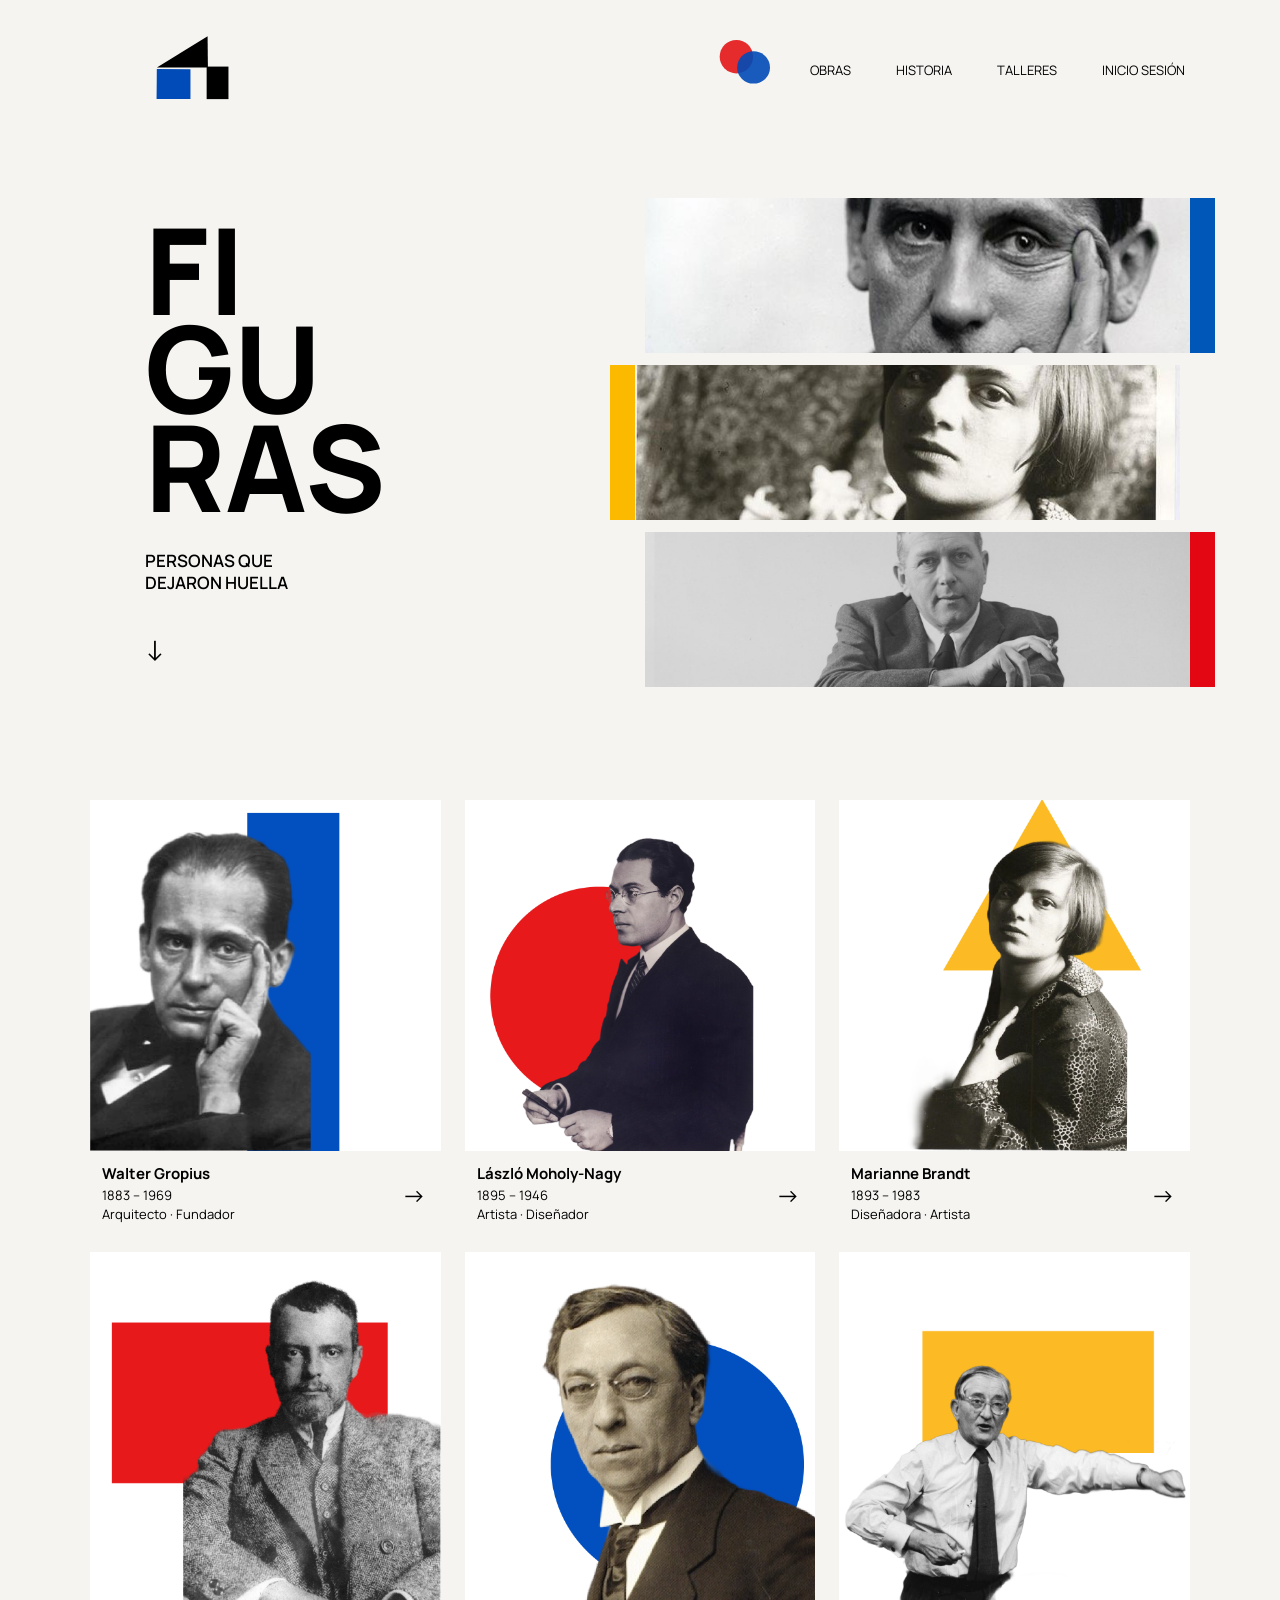
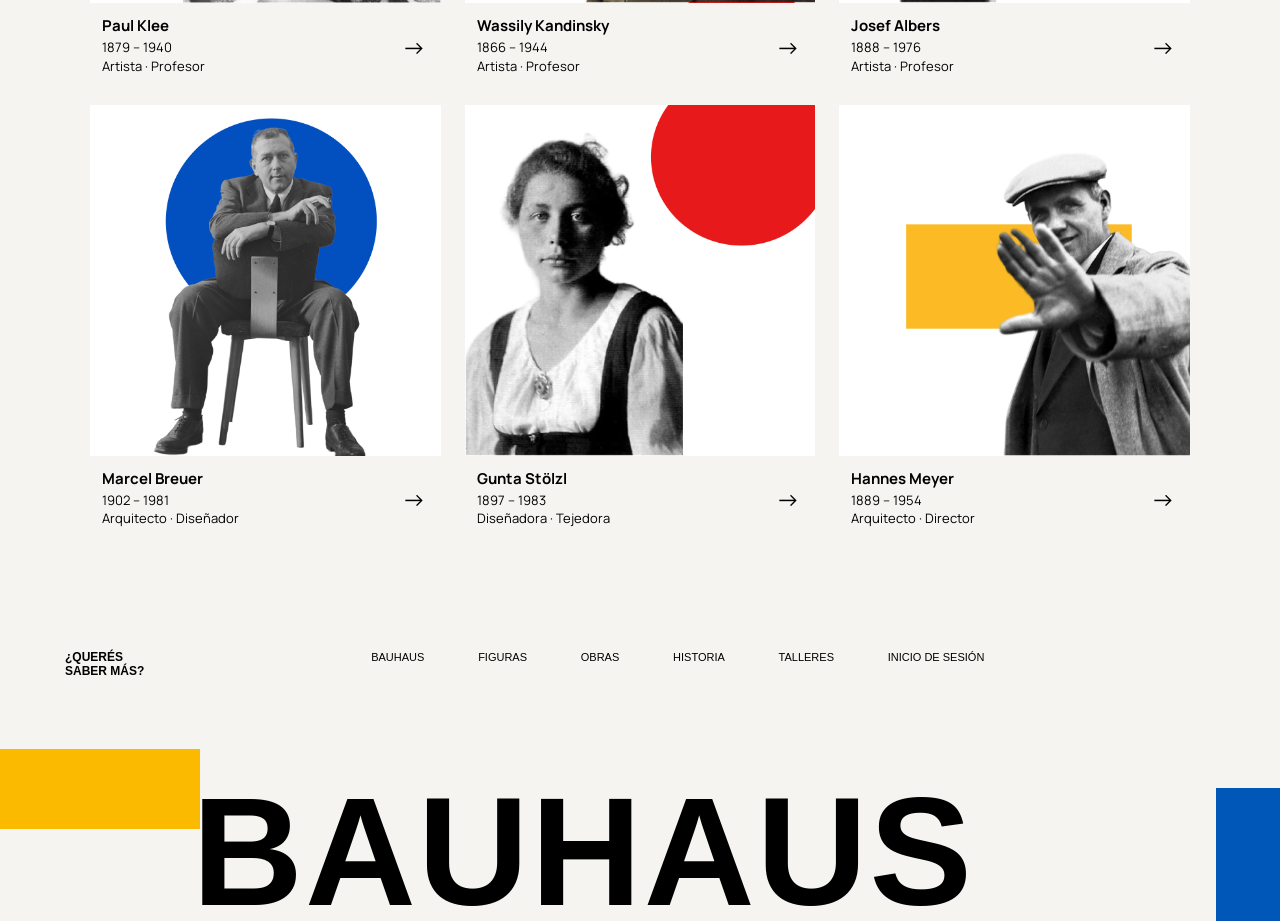
<file: BAUHAUS/sitio/subpaginas/figuras.html>
<!DOCTYPE html>
<html lang="es">

<head>

    <meta charset="UTF-8">
    <meta name="viewport" content="width=device-width, initial-scale=1.0">

    <title>Figuras | Bauhaus</title>

    <link rel="preconnect" href="https://fonts.googleapis.com">
<link rel="preconnect" href="https://fonts.gstatic.com" crossorigin>
<link href="https://fonts.googleapis.com/css2?family=Manrope:wght@400;500;600;700;800&display=swap" rel="stylesheet">
    <link rel="stylesheet" href="../css/style.css">

</head>

<body>
<header class="header">
<a href="../index.html" >
    <img class="logo" src="../imagenes/icono bauhaus principal.svg"  alt="Bauhaus">
 </a>

    <nav class="menu">
        <a class="menu-icono">
    <img src="../imagenes/icono bauhaus figuras.svg" alt="Figuras">
</a>
        <a href="obras.html">OBRAS</a>
        <a href="historia.html">HISTORIA</a>
        <a href="talleres.html">TALLERES</a>
        <a href="login.html">INICIO SESIÓN</a>
    </nav>

</header>
<section class="hero-figuras">

    <div class="hero-figuras-texto">

        <h1>
            FI<br>
            GU<br>
            RAS
        </h1>

        <p>
            PERSONAS QUE<br>
            DEJARON HUELLA
        </p>

        <span class="flecha-figuras">↓</span>

    </div>


    <div class="hero-figuras-fotos">

        <div class="figura-foto figura-azul">
            <img src="../imagenes/Walter Gropius.jpeg" alt="">
        </div>

        <div class="figura-foto figura-amarilla">
            <img src="../imagenes/Marianne Brandt.jpeg" alt="">
        </div>

        <div class="figura-foto figura-roja">
            <img src="../imagenes/Marcer Breuer.jpeg" alt="">
        </div>

    </div>

</section>
<section class="figuras-grid">

    <!-- WALTER GROPIUS -->

    <article class="tarjeta-figura">

    <div class="tarjeta-inner">

        <!-- FRENTE -->
        <div class="tarjeta-front">

            <div class="tarjeta-imagen">
                <img src="../imagenes/Figuras editado-01.png" alt="Walter Gropius">
            </div>

            <div class="tarjeta-info">
                <h3>Walter Gropius</h3>
                <p>1883 – 1969</p>
                <p>Arquitecto · Fundador</p>
                <span class="flecha-tarjeta">→</span>
            </div>

        </div>

        <!-- DORSO -->
        <div class="tarjeta-back">

    <div class="info-back-imagen">
        <img src="../imagenes/Figuras editado-01.png" alt="Walter Gropius">
    </div>

    <div class="info-back-contenido">

        <span class="cerrar-tarjeta">×</span>

        <h2>WALTER GROPIUS</h2>

        <p class="datos-back">1883 – 1969</p>

        <p class="profesion-back">Arquitecto · Fundador</p>

        <p class="descripcion-back">
            Walter Gropius fue un arquitecto alemán y fundador de la Bauhaus. En 1919 creó la escuela con el propósito de unir arte, artesanía, tecnología y diseño. Su visión buscaba crear una nueva estética para un mundo moderno y funcional.
        </p>

        <div class="linea-back"></div>

        <h4>APORTES PRINCIPALES</h4>

        <ul>
            <li>Fundación de la Bauhaus en 1919</li>
            <li>Integración entre arte, técnica y sociedad</li>
            <li>Diseño arquitectónico y pedagógico</li>
            <li>Desarrollo de un nuevo modelo educativo</li>
        </ul>

        <div class="linea-back"></div>

        <h4>OBRAS RELACIONADAS</h4>

        <div class="obras-texto-back">
            <p><strong>Edificio Bauhaus</strong><br>Dessau · 1925–1926</p>

            <p><strong>Casas de los maestros</strong><br>Dessau · 1925–1926</p>

            <p><strong>Fábrica Fagus</strong><br>1911–1913</p>
        </div>

    </div>

</div>

</article>


    <!-- LÁSZLÓ MOHOLY-NAGY -->
<article class="tarjeta-figura">

    <div class="tarjeta-inner">

        <!-- FRENTE -->
        <div class="tarjeta-front">

            <div class="tarjeta-imagen">
                <img src="../imagenes/Figuras editado-02.png" alt="László Moholy-Nagy">
            </div>

            <div class="tarjeta-info">
                <h3>László Moholy-Nagy</h3>
                <p>1895 – 1946</p>
                <p>Artista · Diseñador</p>
                <span class="flecha-tarjeta">→</span>
            </div>

        </div>

        <!-- DORSO -->
        <div class="tarjeta-back">

            <div class="info-back-imagen">
                <img src="../imagenes/Figuras editado-02.png" alt="László Moholy-Nagy">
            </div>

            <div class="info-back-contenido">

                <span class="cerrar-tarjeta">×</span>

                <h2>LÁSZLÓ MOHOLY-NAGY</h2>

                <p class="datos-back">1895 – 1946</p>

                <p class="profesion-back">Artista · Diseñador · Profesor</p>

                <p class="descripcion-back">
                    László Moholy-Nagy fue un artista y diseñador húngaro que formó parte de la Bauhaus. Su trabajo exploró la relación entre arte, tecnología, luz y movimiento, y tuvo una gran influencia en la enseñanza experimental de la escuela.
                </p>

                <div class="linea-back"></div>

                <h4>APORTES PRINCIPALES</h4>

                <ul>
                    <li>Experimentación con luz, fotografía y movimiento</li>
                    <li>Incorporación de nuevas tecnologías al arte</li>
                    <li>Desarrollo de la fotografía experimental</li>
                    <li>Enseñanza del diseño y la producción industrial</li>
                </ul>

                <div class="linea-back"></div>

                <h4>OBRAS RELACIONADAS</h4>

                <div class="obras-texto-back">

                    <p>
                        <strong>Light-Space Modulator</strong><br>
                        1922–1930
                    </p>

                    <p>
                        <strong>Fotogramas</strong><br>
                        Década de 1920
                    </p>

                    <p>
                        <strong>Construcciones</strong><br>
                        1920–1930
                    </p>

                </div>

            </div>

        </div>

    </div>

</article>


    <!-- MARIANNE BRANDT -->

    <article class="tarjeta-figura">

    <div class="tarjeta-inner">

        <!-- FRENTE -->
        <div class="tarjeta-front">

            <div class="tarjeta-imagen">
                <img src="../imagenes/Figuras editado-03.png" alt="Marianne Brandt">
            </div>

            <div class="tarjeta-info">
                <h3>Marianne Brandt</h3>
                <p>1893 – 1983</p>
                <p>Diseñadora · Artista</p>
                <span class="flecha-tarjeta">→</span>
            </div>

        </div>

        <!-- DORSO -->
        <div class="tarjeta-back">

            <div class="info-back-imagen">
                <img src="../imagenes/Figuras editado-03.png" alt="Marianne Brandt">
            </div>

            <div class="info-back-contenido">

                <span class="cerrar-tarjeta">×</span>

                <h2>MARIANNE BRANDT</h2>

                <p class="datos-back">1893 – 1983</p>

                <p class="profesion-back">Diseñadora · Artista · Profesora</p>

                <p class="descripcion-back">
                    Marianne Brandt fue una diseñadora y artista alemana vinculada a la Bauhaus. Se destacó especialmente por sus diseños de objetos y piezas de metal, combinando formas geométricas, funcionalidad y una estética moderna.
                </p>

                <div class="linea-back"></div>

                <h4>APORTES PRINCIPALES</h4>

                <ul>
                    <li>Desarrollo del diseño de objetos y metal</li>
                    <li>Uso de formas geométricas y funcionales</li>
                    <li>Experimentación con nuevos materiales</li>
                    <li>Participación en el taller de metal de la Bauhaus</li>
                </ul>

                <div class="linea-back"></div>

                <h4>OBRAS RELACIONADAS</h4>

                <div class="obras-texto-back">

                    <p>
                        <strong>Cenicero MT 49</strong><br>
                        1924
                    </p>

                    <p>
                        <strong>Lámpara de mesa</strong><br>
                        1924–1925
                    </p>

                    <p>
                        <strong>Tetera MT 49</strong><br>
                        1924
                    </p>

                </div>

            </div>

        </div>

    </div>

</article>


    <!-- PAUL KLEE -->

    <article class="tarjeta-figura">

    <div class="tarjeta-inner">

        <!-- FRENTE -->
        <div class="tarjeta-front">

            <div class="tarjeta-imagen">
                <img src="../imagenes/Figuras editado-04.png" alt="Paul Klee">
            </div>

            <div class="tarjeta-info">
                <h3>Paul Klee</h3>
                <p>1879 – 1940</p>
                <p>Artista · Profesor</p>
                <span class="flecha-tarjeta">→</span>
            </div>

        </div>

        <!-- DORSO -->
        <div class="tarjeta-back">

            <div class="info-back-imagen">
                <img src="../imagenes/Figuras editado-04.png" alt="Paul Klee">
            </div>

            <div class="info-back-contenido">

                <span class="cerrar-tarjeta">×</span>

                <h2>PAUL KLEE</h2>

                <p class="datos-back">1879 – 1940</p>

                <p class="profesion-back">Artista · Profesor</p>

                <p class="descripcion-back">
                    Paul Klee fue un artista suizo-alemán y uno de los profesores más importantes de la Bauhaus. Su obra exploró el color, la forma, el ritmo y la relación entre arte y naturaleza, influyendo especialmente en la enseñanza artística de la escuela.
                </p>

                <div class="linea-back"></div>

                <h4>APORTES PRINCIPALES</h4>

                <ul>
                    <li>Investigación sobre teoría del color</li>
                    <li>Exploración de formas y estructuras</li>
                    <li>Desarrollo de una enseñanza artística experimental</li>
                    <li>Relación entre arte, naturaleza y movimiento</li>
                </ul>

                <div class="linea-back"></div>

                <h4>OBRAS RELACIONADAS</h4>

                <div class="obras-texto-back">

                    <p>
                        <strong>Senecio</strong><br>
                        1922
                    </p>

                    <p>
                        <strong>Ad Parnassum</strong><br>
                        1932
                    </p>

                    <p>
                        <strong>Twittering Machine</strong><br>
                        1922
                    </p>

                </div>

            </div>

        </div>

    </div>

</article>


    <!-- WASSILY KANDINSKY -->

   <article class="tarjeta-figura">

    <div class="tarjeta-inner">

        <!-- FRENTE -->
        <div class="tarjeta-front">

            <div class="tarjeta-imagen">
                <img src="../imagenes/Figuras editado-05.png" alt="Wassily Kandinsky">
            </div>

            <div class="tarjeta-info">
                <h3>Wassily Kandinsky</h3>
                <p>1866 – 1944</p>
                <p>Artista · Profesor</p>
                <span class="flecha-tarjeta">→</span>
            </div>

        </div>

        <!-- DORSO -->
        <div class="tarjeta-back">

            <div class="info-back-imagen">
                <img src="../imagenes/Figuras editado-05.png" alt="Wassily Kandinsky">
            </div>

            <div class="info-back-contenido">

                <span class="cerrar-tarjeta">×</span>

                <h2>WASSILY KANDINSKY</h2>

                <p class="datos-back">1866 – 1944</p>

                <p class="profesion-back">Artista · Profesor</p>

                <p class="descripcion-back">
                    Wassily Kandinsky fue un artista ruso considerado una figura fundamental del arte abstracto. Como profesor de la Bauhaus, desarrolló investigaciones sobre el color, la forma y las relaciones entre los elementos visuales.
                </p>

                <div class="linea-back"></div>

                <h4>APORTES PRINCIPALES</h4>

                <ul>
                    <li>Desarrollo de la pintura abstracta</li>
                    <li>Investigación sobre color y forma</li>
                    <li>Enseñanza de la teoría artística</li>
                    <li>Estudio de las relaciones entre elementos visuales</li>
                </ul>

                <div class="linea-back"></div>

                <h4>OBRAS RELACIONADAS</h4>

                <div class="obras-texto-back">

                    <p>
                        <strong>Composición VIII</strong><br>
                        1923
                    </p>

                    <p>
                        <strong>Amarillo-Rojo-Azul</strong><br>
                        1925
                    </p>

                    <p>
                        <strong>Círculos</strong><br>
                        1926
                    </p>

                </div>

            </div>

        </div>

    </div>

</article>


    <!-- JOSEF ALBERS -->

    <article class="tarjeta-figura">

    <div class="tarjeta-inner">

        <!-- FRENTE -->
        <div class="tarjeta-front">

            <div class="tarjeta-imagen">
                <img src="../imagenes/Figuras editado-06.png" alt="Josef Albers">
            </div>

            <div class="tarjeta-info">
                <h3>Josef Albers</h3>
                <p>1888 – 1976</p>
                <p>Artista · Profesor</p>
                <span class="flecha-tarjeta">→</span>
            </div>

        </div>

        <!-- DORSO -->
        <div class="tarjeta-back">

            <div class="info-back-imagen">
                <img src="../imagenes/Figuras editado-06.png" alt="Josef Albers">
            </div>

            <div class="info-back-contenido">

                <span class="cerrar-tarjeta">×</span>

                <h2>JOSEF ALBERS</h2>

                <p class="datos-back">1888 – 1976</p>

                <p class="profesion-back">Artista · Profesor</p>

                <p class="descripcion-back">
                    Josef Albers fue un artista, diseñador y profesor alemán-estadounidense. Formó parte de la Bauhaus y desarrolló una importante investigación sobre el color, la percepción visual y las relaciones entre diferentes formas geométricas.
                </p>

                <div class="linea-back"></div>

                <h4>APORTES PRINCIPALES</h4>

                <ul>
                    <li>Investigación sobre teoría y percepción del color</li>
                    <li>Desarrollo de métodos experimentales de enseñanza</li>
                    <li>Estudio de las relaciones entre forma y color</li>
                    <li>Influencia en la educación artística moderna</li>
                </ul>

                <div class="linea-back"></div>

                <h4>OBRAS RELACIONADAS</h4>

                <div class="obras-texto-back">

                    <p>
                        <strong>Homenaje al cuadrado</strong><br>
                        1950–1976
                    </p>

                    <p>
                        <strong>Homage to the Square: Ascension</strong><br>
                        1953
                    </p>

                    <p>
                        <strong>Interaction of Color</strong><br>
                        1963
                    </p>

                </div>

            </div>

        </div>

    </div>

</article>


    <!-- MARCEL BREUER -->

   <article class="tarjeta-figura">

    <div class="tarjeta-inner">

        <!-- FRENTE -->
        <div class="tarjeta-front">

            <div class="tarjeta-imagen">
                <img src="../imagenes/Figuras editado-07.png" alt="Marcel Breuer">
            </div>

            <div class="tarjeta-info">
                <h3>Marcel Breuer</h3>
                <p>1902 – 1981</p>
                <p>Arquitecto · Diseñador</p>
                <span class="flecha-tarjeta">→</span>
            </div>

        </div>

        <!-- DORSO -->
        <div class="tarjeta-back">

            <div class="info-back-imagen">
                <img src="../imagenes/Figuras editado-07.png" alt="Marcel Breuer">
            </div>

            <div class="info-back-contenido">

                <span class="cerrar-tarjeta">×</span>

                <h2>MARCEL BREUER</h2>

                <p class="datos-back">1902 – 1981</p>

                <p class="profesion-back">Arquitecto · Diseñador</p>

                <p class="descripcion-back">
                    Marcel Breuer fue un arquitecto y diseñador húngaro-estadounidense vinculado a la Bauhaus. Se destacó por sus diseños de mobiliario y por explorar las posibilidades de nuevos materiales y estructuras aplicadas al diseño moderno.
                </p>

                <div class="linea-back"></div>

                <h4>APORTES PRINCIPALES</h4>

                <ul>
                    <li>Innovación en el diseño de mobiliario</li>
                    <li>Uso de tubos de acero en muebles</li>
                    <li>Integración entre funcionalidad y estructura</li>
                    <li>Desarrollo de una estética moderna</li>
                </ul>

                <div class="linea-back"></div>

                <h4>OBRAS RELACIONADAS</h4>

                <div class="obras-texto-back">

                    <p>
                        <strong>Silla Wassily</strong><br>
                        1925–1926
                    </p>

                    <p>
                        <strong>Silla Cesca</strong><br>
                        1928
                    </p>

                    <p>
                        <strong>Edificio de la UNESCO</strong><br>
                        1953–1958
                    </p>

                </div>

            </div>

        </div>

    </div>

</article>


    <!-- GUNTA STÖLZL -->

    <article class="tarjeta-figura">

    <div class="tarjeta-inner">

        <!-- FRENTE -->
        <div class="tarjeta-front">

            <div class="tarjeta-imagen">
                <img src="../imagenes/Figuras editado-08.png" alt="Gunta Stölzl">
            </div>

            <div class="tarjeta-info">
                <h3>Gunta Stölzl</h3>
                <p>1897 – 1983</p>
                <p>Diseñadora · Tejedora</p>
                <span class="flecha-tarjeta">→</span>
            </div>

        </div>

        <!-- DORSO -->
        <div class="tarjeta-back">

            <div class="info-back-imagen">
                <img src="../imagenes/Figuras editado-08.png" alt="Gunta Stölzl">
            </div>

            <div class="info-back-contenido">

                <span class="cerrar-tarjeta">×</span>

                <h2>GUNTA STÖLZL</h2>

                <p class="datos-back">1897 – 1983</p>

                <p class="profesion-back">Diseñadora · Tejedora</p>

                <p class="descripcion-back">
                    Gunta Stölzl fue una diseñadora textil alemana y una de las figuras fundamentales del taller de tejidos de la Bauhaus. Su trabajo combinó color, geometría y experimentación con nuevos materiales, transformando el tejido en una disciplina central del diseño moderno.
                </p>

                <div class="linea-back"></div>

                <h4>APORTES PRINCIPALES</h4>

                <ul>
                    <li>Desarrollo del taller de tejidos</li>
                    <li>Experimentación con materiales y técnicas textiles</li>
                    <li>Integración de color y geometría</li>
                    <li>Aplicación del diseño textil a la arquitectura</li>
                </ul>

                <div class="linea-back"></div>

                <h4>OBRAS RELACIONADAS</h4>

                <div class="obras-texto-back">

                    <p>
                        <strong>Alfombra</strong><br>
                        1920s
                    </p>

                    <p>
                        <strong>Tapiz</strong><br>
                        1920s
                    </p>

                    <p>
                        <strong>Textiles Bauhaus</strong><br>
                        1920–1930
                    </p>

                </div>

            </div>

        </div>

    </div>

</article>


    <!-- HANNES MEYER -->

    <article class="tarjeta-figura">

    <div class="tarjeta-inner">

        <!-- FRENTE -->
        <div class="tarjeta-front">

            <div class="tarjeta-imagen">
                <img src="../imagenes/Figuras editado-09.png" alt="Hannes Meyer">
            </div>

            <div class="tarjeta-info">
                <h3>Hannes Meyer</h3>
                <p>1889 – 1954</p>
                <p>Arquitecto · Director</p>
                <span class="flecha-tarjeta">→</span>
            </div>

        </div>

        <!-- DORSO -->
        <div class="tarjeta-back">

            <div class="info-back-imagen">
                <img src="../imagenes/Figuras editado-09.png" alt="Hannes Meyer">
            </div>

            <div class="info-back-contenido">

                <span class="cerrar-tarjeta">×</span>

                <h2>HANNES MEYER</h2>

                <p class="datos-back">1889 – 1954</p>

                <p class="profesion-back">Arquitecto · Director</p>

                <p class="descripcion-back">
                    Hannes Meyer fue un arquitecto suizo y director de la Bauhaus entre 1928 y 1930. Su enfoque puso el énfasis en la función, las necesidades sociales y la relación entre arquitectura, tecnología y vida cotidiana.
                </p>

                <div class="linea-back"></div>

                <h4>APORTES PRINCIPALES</h4>

                <ul>
                    <li>Desarrollo de una arquitectura funcional y social</li>
                    <li>Énfasis en las necesidades de los usuarios</li>
                    <li>Integración entre arquitectura y tecnología</li>
                    <li>Orientación colectiva del diseño</li>
                </ul>

                <div class="linea-back"></div>

                <h4>OBRAS RELACIONADAS</h4>

                <div class="obras-texto-back">

                    <p>
                        <strong>ADGB Trade Union School</strong><br>
                        1928–1930
                    </p>

                    <p>
                        <strong>Petersschule</strong><br>
                        1926–1927
                    </p>

                    <p>
                        <strong>Laubenganghäuser</strong><br>
                        1929–1930
                    </p>

                </div>

            </div>

        </div>

    </div>

</article>

</section>
<footer class="footer">

    <div class="footer-top">

        <p class="footer-pregunta">
            ¿QUERÉS<br>
            SABER MÁS?
        </p>

        <nav class="footer-menu">
            <a href="index.html">BAUHAUS</a>
            <a href="figuras.html">FIGURAS</a>
            <a href="obras.html">OBRAS</a>
            <a href="historia.html">HISTORIA</a>
            <a href="talleres.html">TALLERES</a>
            <a href="login.html">INICIO DE SESIÓN</a>
        </nav>

    </div>

    <div class="footer-bauhaus">

        <div class="forma-footer-amarilla"></div>

        <h2>BAUHAUS</h2>

        <div class="forma-footer-azul"></div>

    </div>

</footer>
<script src="../js/script.js"></script>
</body>

</html>
</file>
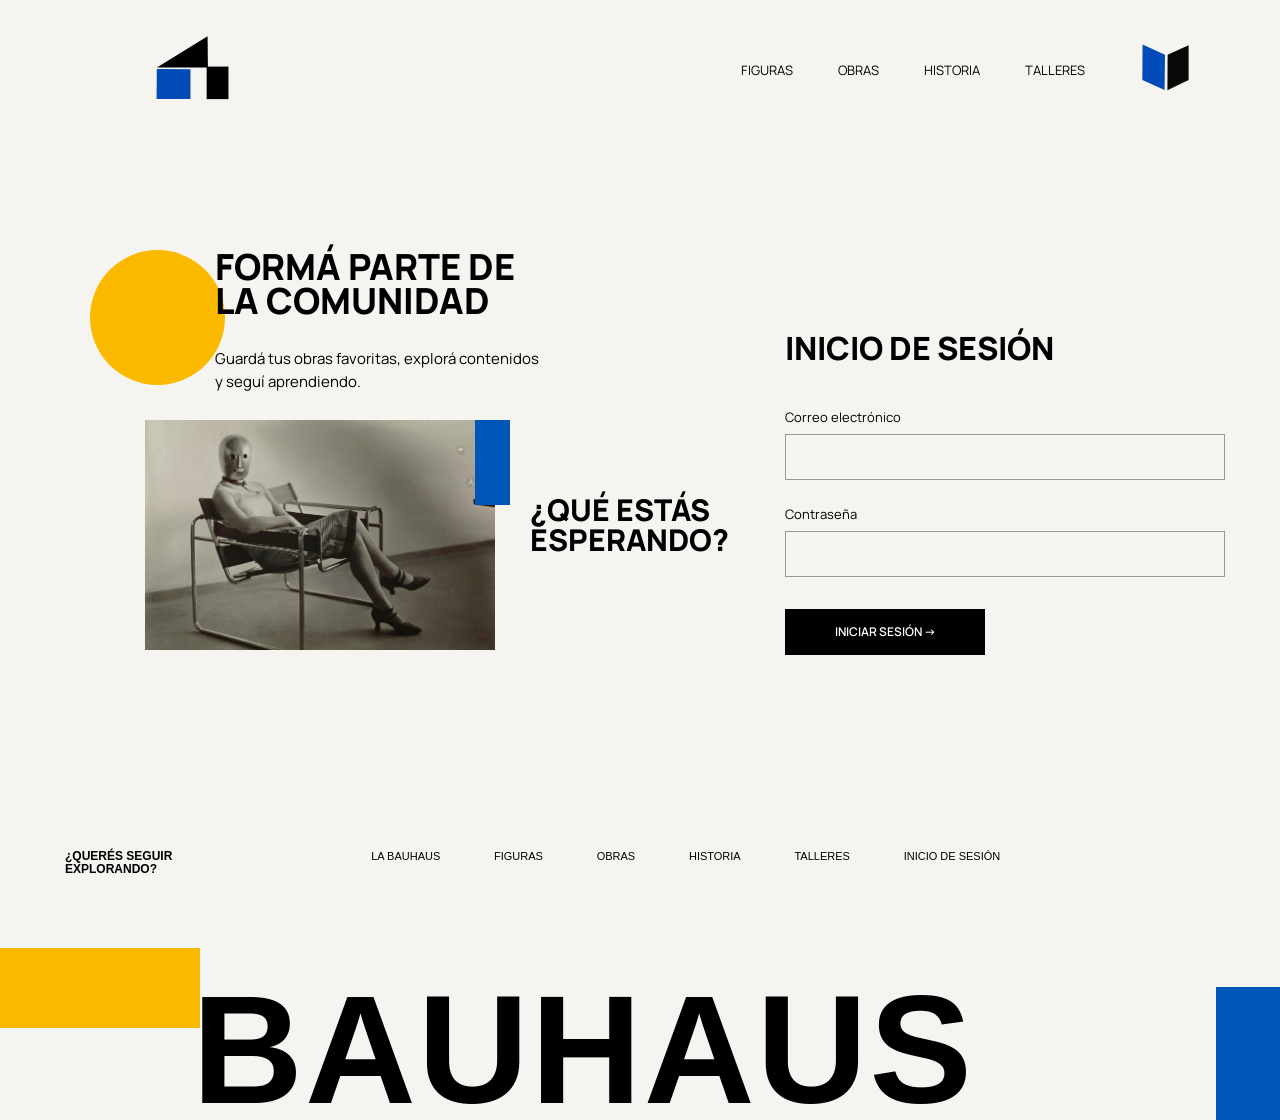
<file: BAUHAUS/sitio/subpaginas/login.html>
<!DOCTYPE html>
<html lang="es">

<head>
    <meta charset="UTF-8">
    <meta name="viewport" content="width=device-width, initial-scale=1.0">

    <title>Inicio de sesión | Bauhaus</title>

    <link rel="preconnect" href="https://fonts.googleapis.com">
    <link rel="preconnect" href="https://fonts.gstatic.com" crossorigin>

    <link href="https://fonts.googleapis.com/css2?family=Manrope:wght@400;500;600;700;800&display=swap" rel="stylesheet">

    <link rel="stylesheet" href="../css/style.css">
</head>

<body>

    <!-- HEADER -->

    <header class="header">

    <a href="../index.html">
        <img
            class="logo"
            src="../imagenes/icono bauhaus principal.svg"
            alt="Bauhaus"
        >
    </a>

    <nav class="menu">

        <a href="figuras.html">FIGURAS</a>

        <a href="obras.html">OBRAS</a>

        <a href="historia.html">HISTORIA</a>

        <a href="talleres.html">TALLERES</a>

        <a href="#" class="menu-icono">
            <img src="../imagenes/Iconos Bauhaus inicio sesion.svg" alt="Inicio de sesión">
        </a>

    </nav>

</header>


    <!-- CONTENIDO -->

    <main class="login-pagina">

        <section class="login-contenido">


            <!-- IZQUIERDA -->

            <div class="login-comunidad">

                <div class="login-circulo"></div>

                <div class="login-titulo">

                    <h1>
                        FORMÁ PARTE DE<br>
                        LA COMUNIDAD
                    </h1>

                    <p>
                        Guardá tus obras favoritas, explorá
                        contenidos y seguí aprendiendo.
                    </p>

                </div>


                <div class="login-imagen">

                    <img
                        src="../imagenes/mujer sentada bauhaus.jpg"
                        alt="Bauhaus"
                    >

                    <div class="login-acento"></div>

                </div>


                <h2 class="login-pregunta">
                    ¿QUÉ ESTÁS<br>
                    ESPERANDO?
                </h2>

            </div>


            <!-- DERECHA -->

            <div class="login-formulario">

                <h2>INICIO DE SESIÓN</h2>

               <form action="login.php" method="post">

    <label for="correo">Correo electrónico</label>

    <input
        type="email"
        id="correo"
        name="correo"
        required
    >

    <label for="contrasena">Contraseña</label>

    <input
        type="password"
        id="contrasena"
        name="contrasena"
        required
    >

    <button type="submit">
        INICIAR SESIÓN →
    </button>

</form>

            </div>

        </section>

    </main>


    <!-- FOOTER -->

    <footer class="footer">

        <div class="footer-top">

            <p class="footer-pregunta">
                ¿QUERÉS SEGUIR<br>
                EXPLORANDO?
            </p>

            <nav class="footer-menu">

                <a href="../index.html">LA BAUHAUS</a>
                <a href="figuras.html">FIGURAS</a>
                <a href="obras.html">OBRAS</a>
                <a href="historia.html">HISTORIA</a>
                <a href="talleres.html">TALLERES</a>
                <a href="login.html">INICIO DE SESIÓN</a>

            </nav>

        </div>


        <div class="footer-bauhaus">

            <div class="forma-footer-amarilla"></div>

            <h2>BAUHAUS</h2>

            <div class="forma-footer-azul"></div>

        </div>

    </footer>


</body>
</html>
</file>
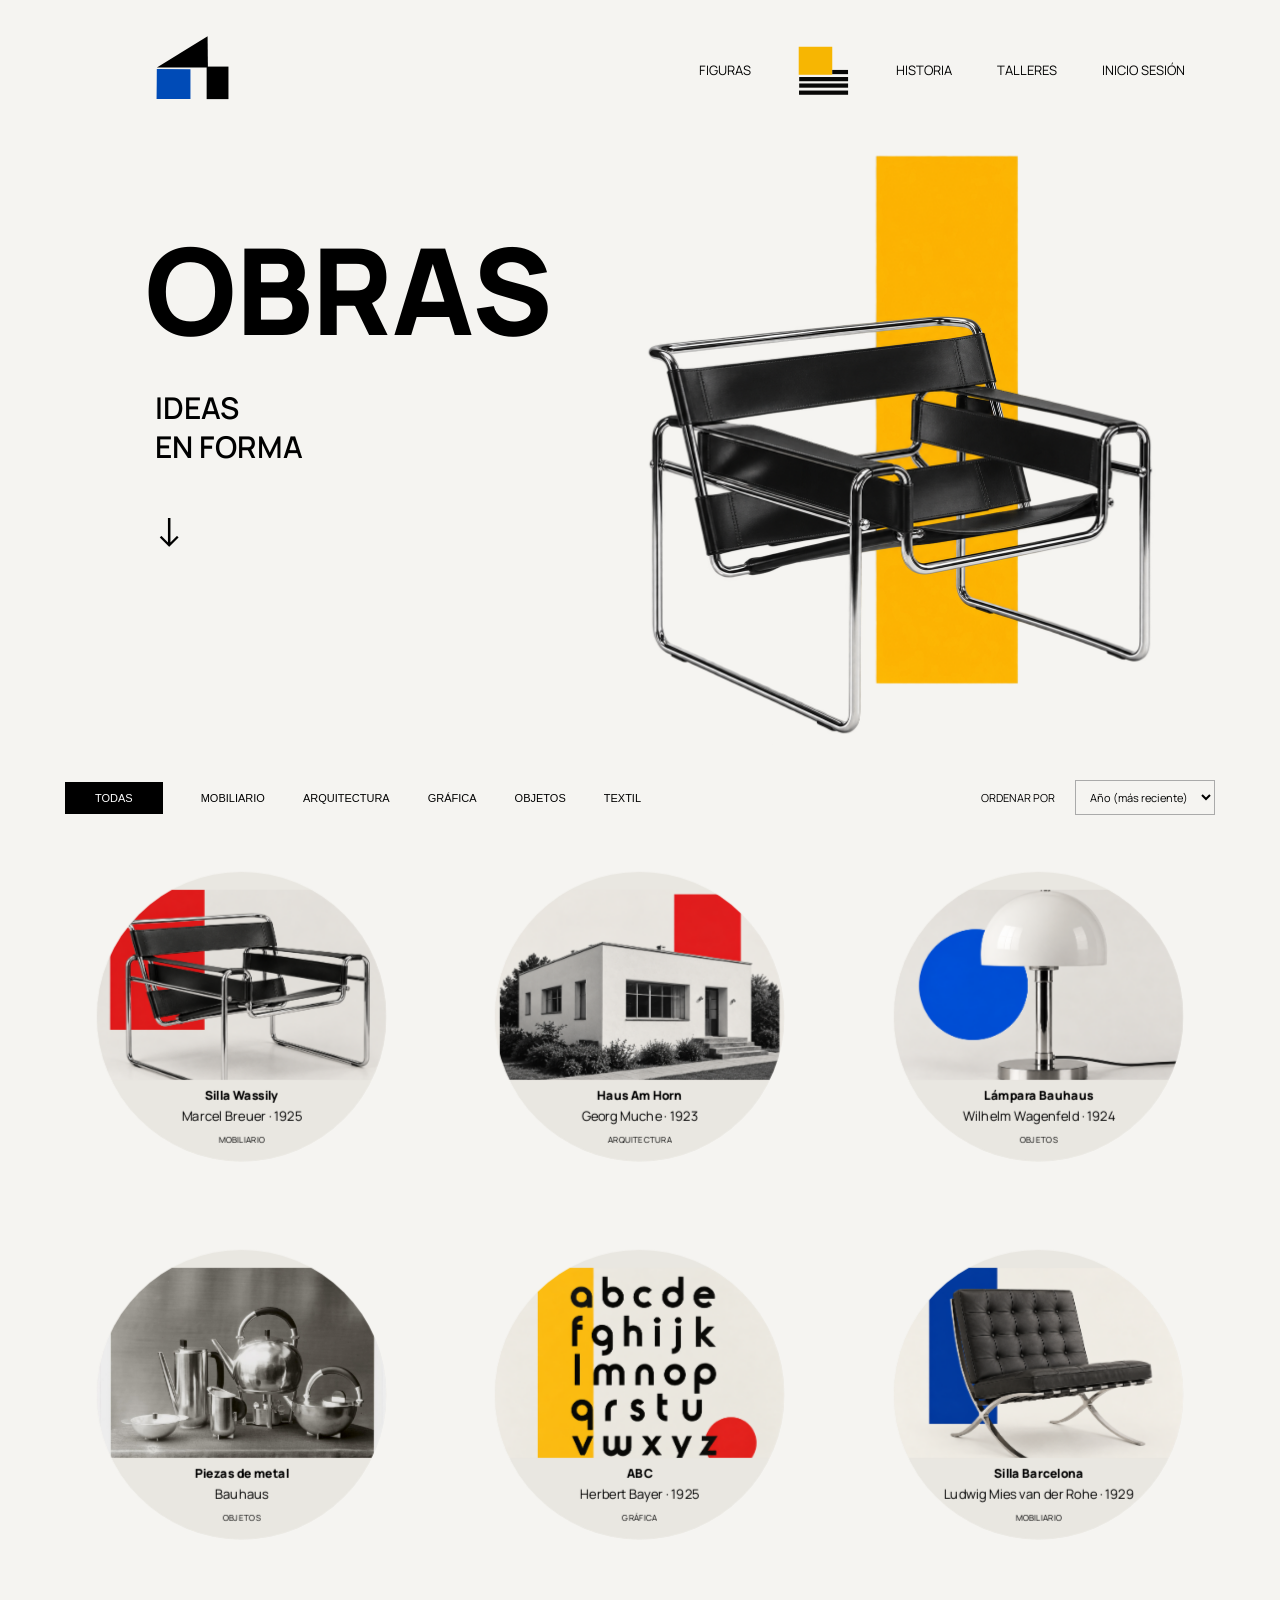
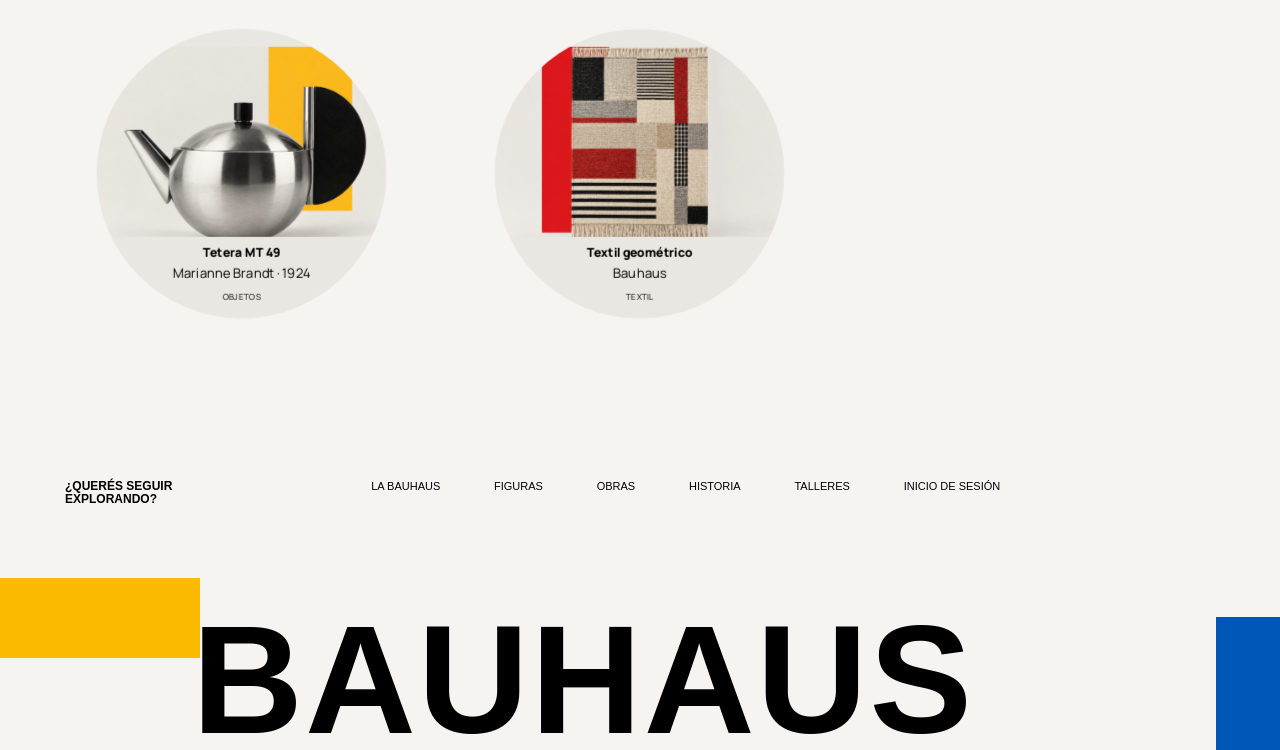
<file: BAUHAUS/sitio/subpaginas/obras.html>
<!DOCTYPE html>
<html lang="es">

<head>

    <meta charset="UTF-8">
    <meta name="viewport" content="width=device-width, initial-scale=1.0">

    <title>Obras | Bauhaus</title>

    <link rel="preconnect" href="https://fonts.googleapis.com">
<link rel="preconnect" href="https://fonts.gstatic.com" crossorigin>
<link href="https://fonts.googleapis.com/css2?family=Manrope:wght@400;500;600;700;800&display=swap" rel="stylesheet">

    <link rel="stylesheet" href="../css/style.css">

</head>

<body>


    <!-- HEADER -->

    <header class="header">

    <a href="../index.html">
        <img 
            class="logo" 
            src="../imagenes/icono bauhaus principal.svg" 
            alt="Bauhaus"
        >
    </a>

    <nav class="menu">

        <a href="figuras.html">FIGURAS</a>

        <a href="#" class="menu-icono">
            <img 
                src="../imagenes/icono bauhaus obras.svg" 
                alt="Obras"
            >
        </a>

        <a href="historia.html">HISTORIA</a>

        <a href="talleres.html">TALLERES</a>

        <a href="login.html">INICIO SESIÓN</a>

    </nav>

</header>


    <!-- HERO -->

    <main>

        <section class="hero-obras">

            <div class="hero-obras-texto">

                <h1>OBRAS</h1>

                <p>
                    IDEAS<br>
                    EN FORMA
                </p>

                <span class="flecha-obras">↓</span>

            </div>


            <div class="hero-obras-imagen">

                <img
                    src="../imagenes/hero obras imagen.png"
                    alt="Silla Wassily"
                >

            </div>

        </section>
<!-- GALERÍA DE OBRAS -->

<section class="galeria-obras">

    <!-- FILTROS -->
    <div class="filtros-obras">

        <button class="filtro-activo">TODAS</button>
        <button>MOBILIARIO</button>
        <button>ARQUITECTURA</button>
        <button>GRÁFICA</button>
        <button>OBJETOS</button>
        <button>TEXTIL</button>

        <div class="ordenar-obras">
            <span>ORDENAR POR</span>

            <select>
                <option>Año (más reciente)</option>
                <option>Año (más antiguo)</option>
                <option>Nombre</option>
            </select>
        </div>

    </div>


    <!-- TARJETA -->

    <div class="obras-grid">

        <article class="obra-card">

            <div class="obra-card-inner">

                <!-- FRENTE -->

                <div class="obra-front">

                    <div class="obra-imagen">
                        <img 
                            src="../imagenes/sillon wassily y rojo.png"
                            alt="Silla Wassily"
                        >
                    </div>

                    <div class="obra-info">

                        <h2>Silla Wassily</h2>

                        <p>
                            Marcel Breuer · 1925
                        </p>

                        <span>
                            MOBILIARIO
                        </span>

                        <div class="obra-flecha">
                            →
                        </div>

                    </div>

                </div>


                <!-- REVERSO -->

                <div class="obra-back">

                    <span class="obra-cerrar">
                        ×
                    </span>

                    <h2>Silla Wassily</h2>

                    <p class="obra-datos">
                        Marcel Breuer · 1925
                    </p>

                    <div class="obra-linea"></div>

                    <h3>SOBRE LA OBRA</h3>

                    <p>
                        La Silla Wassily es una de las piezas más reconocidas
                        del diseño moderno de la Bauhaus. Su estructura utiliza
                        tubos de acero y superficies tensadas, mostrando la
                        búsqueda de nuevas formas y materiales.
                    </p>

                    <div class="obra-linea"></div>

                    <p class="obra-categoria">
                        MOBILIARIO
                    </p>

                </div>

            </div>

        </article>
<article class="obra-card">

    <div class="obra-card-inner">

        <div class="obra-front">

            <div class="obra-imagen">
                <img 
                    src="../imagenes/Haus Am Horn y rojo.png"
                    alt="Haus Am Horn"
                >
            </div>

            <div class="obra-info">

                <h2>Haus Am Horn</h2>

                <p>Georg Muche · 1923</p>

                <span>ARQUITECTURA</span>

                <div class="obra-flecha">
                    →
                </div>

            </div>

        </div>


        <div class="obra-back">

            <span class="obra-cerrar">×</span>

            <h2>Haus Am Horn</h2>

            <p class="obra-datos">
                Georg Muche · 1923
            </p>

            <div class="obra-linea"></div>

            <h3>SOBRE LA OBRA</h3>

            <p>
                La Haus Am Horn fue construida en 1923 para la primera
                exposición de la Bauhaus. La vivienda experimental
                planteaba una nueva forma de pensar los espacios
                domésticos y el diseño.
            </p>

            <div class="obra-linea"></div>

            <p class="obra-categoria">
                ARQUITECTURA
            </p>

        </div>

    </div>
    </article>
<article class="obra-card">

    <div class="obra-card-inner">

        <div class="obra-front">

            <div class="obra-imagen">
                <img 
                    src="../imagenes/lampara y azul.png"
                    alt="Lámpara Bauhaus"
                >
            </div>

            <div class="obra-info">

                <h2>Lámpara Bauhaus</h2>

                <p>Wilhelm Wagenfeld · 1924</p>

                <span>OBJETOS</span>

                <div class="obra-flecha">
                    →
                </div>

            </div>

        </div>


        <div class="obra-back">

            <span class="obra-cerrar">×</span>

            <h2>Lámpara Bauhaus</h2>

            <p class="obra-datos">
                Wilhelm Wagenfeld · 1924
            </p>

            <div class="obra-linea"></div>

            <h3>SOBRE LA OBRA</h3>

            <p>
                La lámpara combina una estructura simple con formas
                geométricas y materiales industriales. Es un ejemplo
                de la búsqueda de funcionalidad característica del
                diseño de la Bauhaus.
            </p>

            <div class="obra-linea"></div>

            <p class="obra-categoria">
                OBJETOS
            </p>

        </div>

    </div>

</article>
<article class="obra-card">

    <div class="obra-card-inner">

        <div class="obra-front">

            <div class="obra-imagen">
                <img 
                    src="../imagenes/Piezas de metal.jpeg"
                    alt="Piezas de metal"
                >
            </div>

            <div class="obra-info">

                <h2>Piezas de metal</h2>

                <p>Bauhaus</p>

                <span>OBJETOS</span>

                <div class="obra-flecha">
                    →
                </div>

            </div>

        </div>


        <div class="obra-back">

            <span class="obra-cerrar">×</span>

            <h2>Piezas de metal</h2>

            <p class="obra-datos">
                Bauhaus
            </p>

            <div class="obra-linea"></div>

            <h3>SOBRE LA OBRA</h3>

            <p>
                Piezas vinculadas al trabajo con metal y a la
                experimentación con formas, materiales y objetos
                funcionales dentro de la Bauhaus.
            </p>

            <div class="obra-linea"></div>

            <p class="obra-categoria">
                OBJETOS
            </p>

        </div>

    </div>

</article>
<article class="obra-card">

    <div class="obra-card-inner">

        <div class="obra-front">

            <div class="obra-imagen">
                <img 
                    src="../imagenes/poster abc.png"
                    alt="Poster ABC"
                >
            </div>

            <div class="obra-info">

                <h2>ABC</h2>

                <p>Herbert Bayer · 1925</p>

                <span>GRÁFICA</span>

                <div class="obra-flecha">
                    →
                </div>

            </div>

        </div>


        <div class="obra-back">

            <span class="obra-cerrar">×</span>

            <h2>ABC</h2>

            <p class="obra-datos">
                Herbert Bayer · 1925
            </p>

            <div class="obra-linea"></div>

            <h3>SOBRE LA OBRA</h3>

            <p>
                Herbert Bayer desarrolló una propuesta tipográfica
                basada en formas simples y geométricas, buscando
                una comunicación visual clara y funcional.
            </p>

            <div class="obra-linea"></div>

            <p class="obra-categoria">
                GRÁFICA
            </p>

        </div>

    </div>

</article>
<article class="obra-card">

    <div class="obra-card-inner">

        <div class="obra-front">

            <div class="obra-imagen">
                <img 
                    src="../imagenes/sillon barcelona y azul.png"
                    alt="Silla Barcelona"
                >
            </div>

            <div class="obra-info">

                <h2>Silla Barcelona</h2>

                <p>Ludwig Mies van der Rohe · 1929</p>

                <span>MOBILIARIO</span>

                <div class="obra-flecha">
                    →
                </div>

            </div>

        </div>


        <div class="obra-back">

            <span class="obra-cerrar">×</span>

            <h2>Silla Barcelona</h2>

            <p class="obra-datos">
                Ludwig Mies van der Rohe · 1929
            </p>

            <div class="obra-linea"></div>

            <h3>SOBRE LA OBRA</h3>

            <p>
                Diseñada para la Exposición Internacional de Barcelona,
                la silla combina una estructura geométrica con una
                construcción cuidada y materiales de alta calidad.
            </p>

            <div class="obra-linea"></div>

            <p class="obra-categoria">
                MOBILIARIO
            </p>

        </div>

    </div>

</article>
<article class="obra-card">

    <div class="obra-card-inner">

        <div class="obra-front">

            <div class="obra-imagen">
                <img 
                    src="../imagenes/tetera amarillo.png"
                    alt="Tetera Bauhaus"
                >
            </div>

            <div class="obra-info">

                <h2>Tetera MT 49</h2>

                <p>Marianne Brandt · 1924</p>

                <span>OBJETOS</span>

                <div class="obra-flecha">
                    →
                </div>

            </div>

        </div>


        <div class="obra-back">

            <span class="obra-cerrar">×</span>

            <h2>Tetera MT 49</h2>

            <p class="obra-datos">
                Marianne Brandt · 1924
            </p>

            <div class="obra-linea"></div>

            <h3>SOBRE LA OBRA</h3>

            <p>
                La tetera MT 49 se caracteriza por el uso de formas
                geométricas simples y una composición pensada desde
                la funcionalidad y la producción industrial.
            </p>

            <div class="obra-linea"></div>

            <p class="obra-categoria">
                OBJETOS
            </p>

        </div>

    </div>

</article>
<article class="obra-card">

    <div class="obra-card-inner">

        <div class="obra-front">

            <div class="obra-imagen">
                <img 
                    src="../imagenes/textil geometrico.png"
                    alt="Textil geométrico"
                >
            </div>

            <div class="obra-info">

                <h2>Textil geométrico</h2>

                <p>Bauhaus</p>

                <span>TEXTIL</span>

                <div class="obra-flecha">
                    →
                </div>

            </div>

        </div>


        <div class="obra-back">

            <span class="obra-cerrar">×</span>

            <h2>Textil geométrico</h2>

            <p class="obra-datos">
                Bauhaus
            </p>

            <div class="obra-linea"></div>

            <h3>SOBRE LA OBRA</h3>

            <p>
                La experimentación textil fue una parte importante
                de la Bauhaus, donde se exploraron composiciones
                geométricas, color, estructura y nuevos materiales.
            </p>

            <div class="obra-linea"></div>

            <p class="obra-categoria">
                TEXTIL
            </p>

        </div>

    </div>

</article>
</article>
    </div>

</section>
    </main>
    <!-- FOOTER -->

<footer class="footer">

    <div class="footer-top">

        <p class="footer-pregunta">
            ¿QUERÉS SEGUIR<br>
            EXPLORANDO?
        </p>

        <nav class="footer-menu">

            <a href="../index.html">LA BAUHAUS</a>
            <a href="figuras.html">FIGURAS</a>
            <a href="obras.html">OBRAS</a>
            <a href="historia.html">HISTORIA</a>
            <a href="talleres.html">TALLERES</a>
            <a href="login.html">INICIO DE SESIÓN</a>

        </nav>

    </div>


    <div class="footer-bauhaus">

        <div class="forma-footer-amarilla"></div>

        <h2>BAUHAUS</h2>

        <div class="forma-footer-azul"></div>

    </div>

</footer>

<script src="../js/script.js"></script>
</body>

</html>
</file>
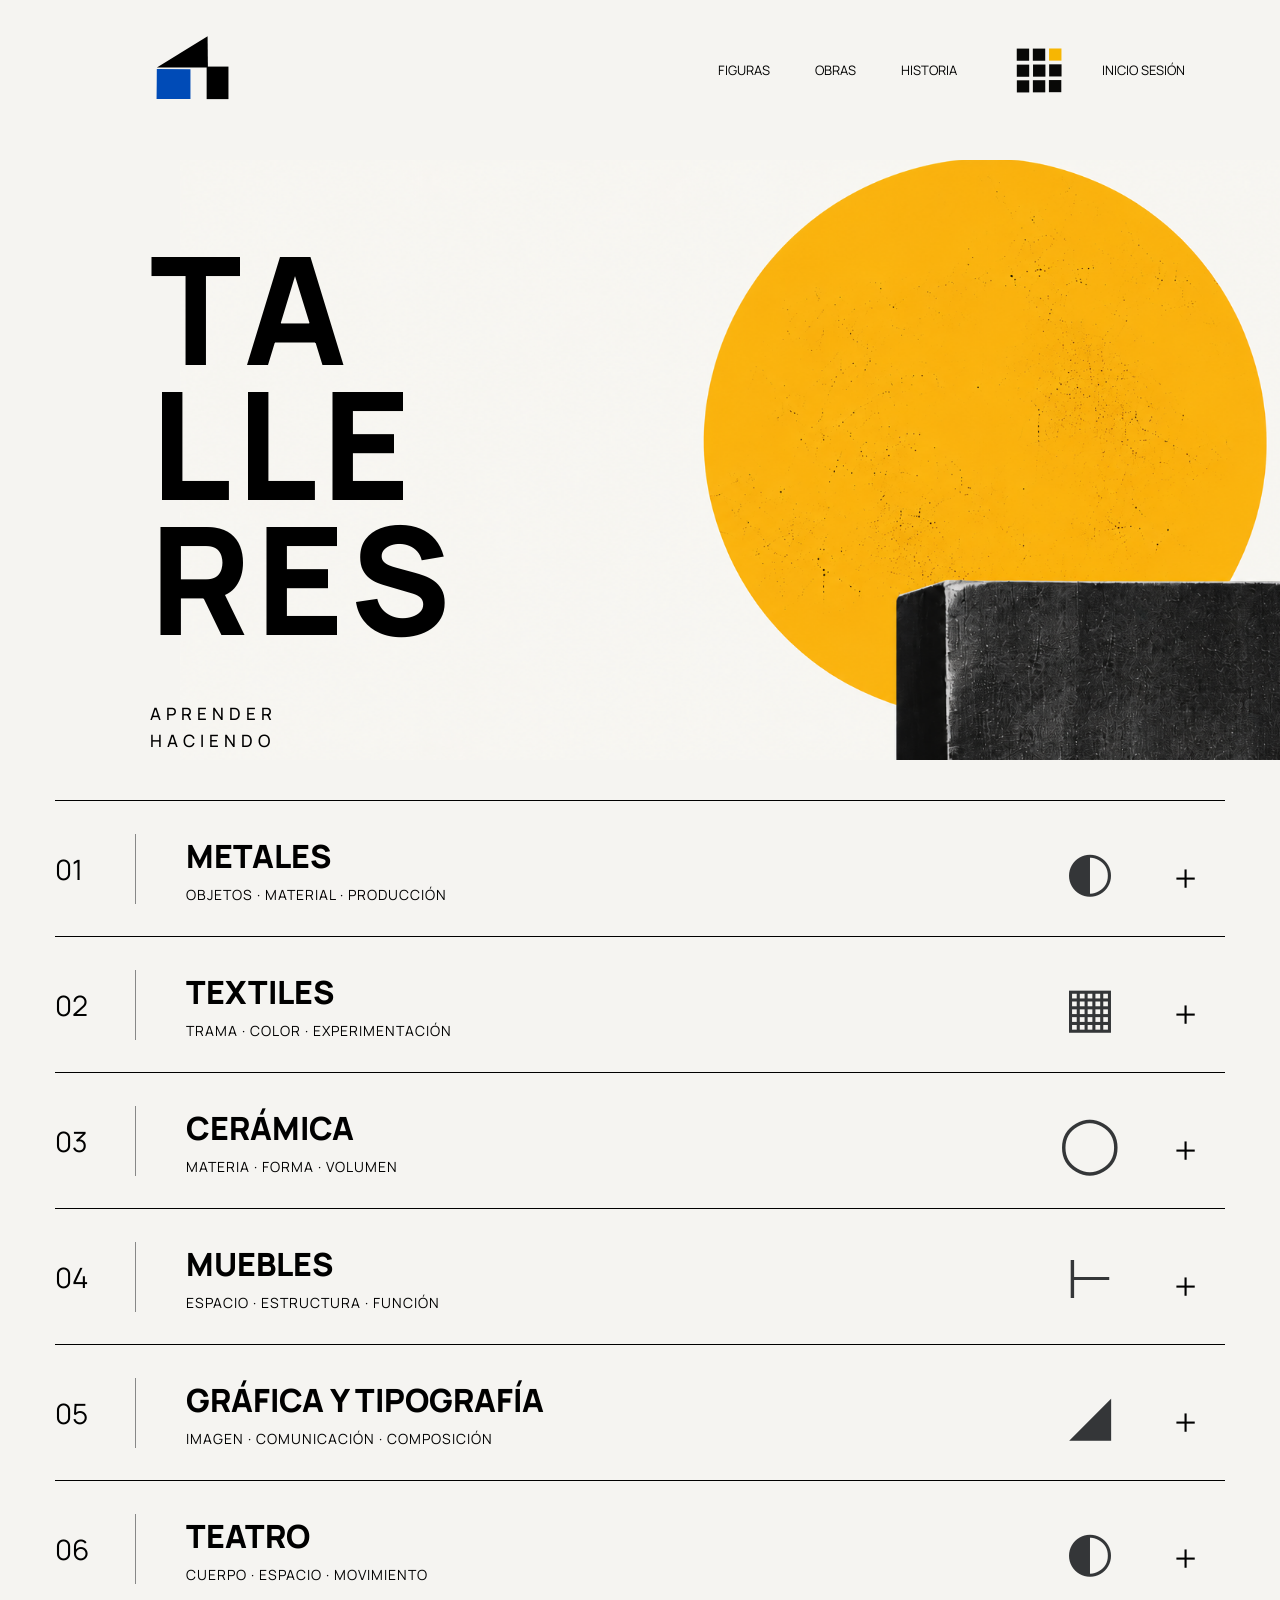
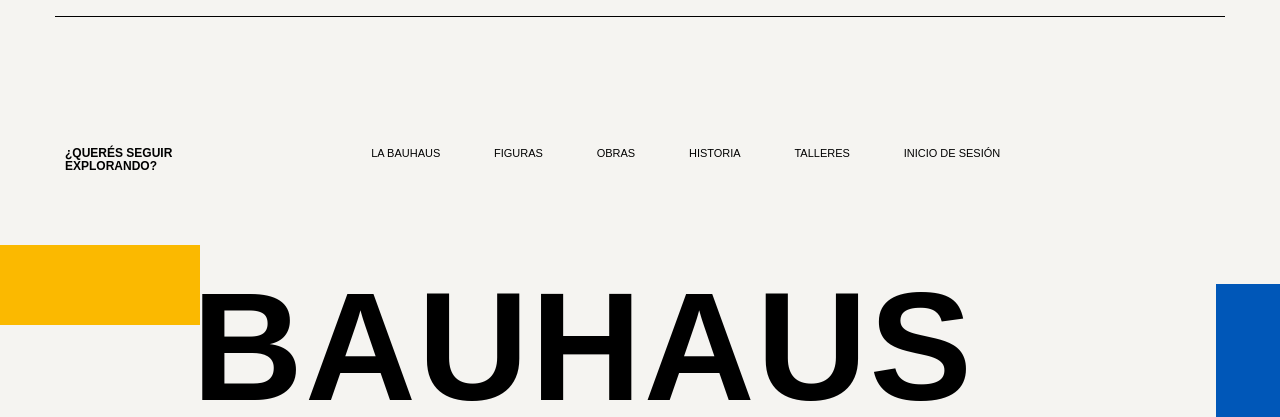
<file: BAUHAUS/sitio/subpaginas/talleres.html>
<!DOCTYPE html>
<html lang="es">
<head>
    <meta charset="UTF-8">
    <meta name="viewport" content="width=device-width, initial-scale=1.0">

    <title>Talleres | Bauhaus</title>

    <link rel="preconnect" href="https://fonts.googleapis.com">
    <link rel="preconnect" href="https://fonts.gstatic.com" crossorigin>
    <link href="https://fonts.googleapis.com/css2?family=Manrope:wght@400;500;600;700;800&display=swap" rel="stylesheet">

    <link rel="stylesheet" href="../css/style.css">
</head>

<body>

    <header class="header">

    <a href="../index.html">
        <img class="logo" src="../imagenes/icono bauhaus principal.svg" alt="Bauhaus">
    </a>

    <nav class="menu">

        <a href="figuras.html">FIGURAS</a>

        <a href="obras.html">OBRAS</a>

        <a href="historia.html">HISTORIA</a>

        <a href="#" class="menu-icono">
            <img src="../imagenes/icono bauhaus talleres.svg" alt="Talleres">
        </a>

        <a href="login.html">INICIO SESIÓN</a>

    </nav>

</header>


    <main>

        <section class="hero-talleres">

            <div class="talleres-texto">
                <h1> 
                    TA<br>
                    LLE<br>
                    RES
                </h1>

                <p>
                    APRENDER<br>
                    HACIENDO
                </p>

                <span class="flecha-talleres">→</span>
            </div>


           <div class="talleres-composicion">

    <div class="talleres-imagen">
        <img src="../imagenes/hero de talleres.png" alt="Taller Bauhaus">
    </div>

</div>



</section>

<section class="lista-talleres">

    <!-- 01 METALES -->
    <div class="taller">

        <div class="taller-cabecera">

            <span class="taller-numero">01</span>

            <div class="taller-nombre">
                <h2>METALES</h2>
                <p>OBJETOS · MATERIAL · PRODUCCIÓN</p>
            </div>

            <div class="taller-icono">◐</div>

            <button class="taller-boton">+</button>

        </div>

        <div class="taller-contenido">

            <div class="taller-imagen">
                <img src="../imagenes/Piezas de metal.jpeg" alt="Taller de metales">
            </div>

            <div class="taller-info">

                <h3>TALLER DE METALES</h3>

                <div class="taller-linea"></div>

                <p>
                    El trabajo con metales permitió experimentar
                    con nuevas formas, objetos de uso cotidiano
                    y posibilidades de producción industrial.
                </p>

                <div class="taller-columnas">

                    <div>
                        <strong>FIGURAS RELACIONADAS</strong>
                        <p>
                            Marianne Brandt<br>
                            László Moholy-Nagy
                        </p>
                    </div>

                    <div>
                        <strong>OBRAS DESTACADAS</strong>
                        <p>
                            Tetera MT49<br>
                            Cenicero<br>
                            Lámpara de mesa
                        </p>
                    </div>

                </div>

            </div>

        </div>

    </div>


    <!-- 02 TEXTILES -->
    <div class="taller">

        <div class="taller-cabecera">

            <span class="taller-numero">02</span>

            <div class="taller-nombre">
                <h2>TEXTILES</h2>
                <p>TRAMA · COLOR · EXPERIMENTACIÓN</p>
            </div>

            <div class="taller-icono">▦</div>

            <button class="taller-boton">+</button>

        </div>

        <div class="taller-contenido">

            <div class="taller-imagen">
                <img src="../imagenes/telar bauhaus.webp" alt="Taller de textiles">
            </div>

            <div class="taller-info">

                <h3>TALLER DE TEXTILES</h3>

                <div class="taller-linea"></div>

                <p>
                    El taller textil exploraba las posibilidades del
                    tejido como un campo de experimentación en el
                    que se unían color, trama y función.
                </p>

                <div class="taller-columnas">

                    <div>
                        <strong>FIGURAS RELACIONADAS</strong>
                        <p>
                            Gunta Stölzl<br>
                            Anni Albers
                        </p>
                    </div>

                    <div>
                        <strong>OBRAS DESTACADAS</strong>
                        <p>
                            Tejidos experimentales<br>
                            Tapices<br>
                            Diseños de tramas
                        </p>
                    </div>

                </div>

            </div>

        </div>

    </div>


    <!-- 03 CERÁMICA -->
    <div class="taller">

        <div class="taller-cabecera">

            <span class="taller-numero">03</span>

            <div class="taller-nombre">
                <h2>CERÁMICA</h2>
                <p>MATERIA · FORMA · VOLUMEN</p>
            </div>

            <div class="taller-icono">◯</div>

            <button class="taller-boton">+</button>

        </div>

        <div class="taller-contenido">

            <div class="taller-imagen">
                <img src="../imagenes/ceramica bauhaus.jpg" alt="Taller de cerámica">
            </div>

            <div class="taller-info">

                <h3>TALLER DE CERÁMICA</h3>

                <div class="taller-linea"></div>

                <p>
                    El trabajo con cerámica permitió explorar la relación
                    entre materia, forma y volumen a través de objetos
                    funcionales y experimentales.
                </p>

                <div class="taller-columnas">

                    <div>
                        <strong>FIGURAS RELACIONADAS</strong>
                        <p>
                            Gerhard Marcks<br>
                            Otto Lindig
                        </p>
                    </div>

                    <div>
                        <strong>OBRAS DESTACADAS</strong>
                        <p>
                            Vasijas<br>
                            Objetos cerámicos<br>
                            Piezas experimentales
                        </p>
                    </div>

                </div>

            </div>

        </div>

    </div>


    <!-- 04 MUEBLES -->
    <div class="taller">

        <div class="taller-cabecera">

            <span class="taller-numero">04</span>

            <div class="taller-nombre">
                <h2>MUEBLES</h2>
                <p>ESPACIO · ESTRUCTURA · FUNCIÓN</p>
            </div>

            <div class="taller-icono">⊢</div>

            <button class="taller-boton">+</button>

        </div>

        <div class="taller-contenido">

            <div class="taller-imagen">
                <img src="../imagenes/muebles bauhaus.webp" alt="Taller de muebles">
            </div>

            <div class="taller-info">

                <h3>TALLER DE MUEBLES</h3>

                <div class="taller-linea"></div>

                <p>
                    El taller de muebles investigaba nuevas formas de
                    resolver objetos cotidianos, combinando estructura,
                    materiales y función.
                </p>

                <div class="taller-columnas">

                    <div>
                        <strong>FIGURAS RELACIONADAS</strong>
                        <p>
                            Marcel Breuer<br>
                            Josef Albers
                        </p>
                    </div>

                    <div>
                        <strong>OBRAS DESTACADAS</strong>
                        <p>
                            Silla Wassily<br>
                            Mesas<br>
                            Mobiliario tubular
                        </p>
                    </div>

                </div>

            </div>

        </div>

    </div>


    <!-- 05 GRÁFICA Y TIPOGRAFÍA -->
    <div class="taller">

        <div class="taller-cabecera">

            <span class="taller-numero">05</span>

            <div class="taller-nombre">
                <h2>GRÁFICA Y TIPOGRAFÍA</h2>
                <p>IMAGEN · COMUNICACIÓN · COMPOSICIÓN</p>
            </div>

            <div class="taller-icono">◢</div>

            <button class="taller-boton">+</button>

        </div>

        <div class="taller-contenido">

            <div class="taller-imagen">
                <img src="../imagenes/grafica bauhaus.jpeg" alt="Taller de gráfica y tipografía">
            </div>

            <div class="taller-info">

                <h3>TALLER DE GRÁFICA Y TIPOGRAFÍA</h3>

                <div class="taller-linea"></div>

                <p>
                    La gráfica y la tipografía exploraban nuevas formas
                    de organizar la información mediante imagen,
                    composición y comunicación visual.
                </p>

                <div class="taller-columnas">

                    <div>
                        <strong>FIGURAS RELACIONADAS</strong>
                        <p>
                            Herbert Bayer<br>
                            László Moholy-Nagy
                        </p>
                    </div>

                    <div>
                        <strong>OBRAS DESTACADAS</strong>
                        <p>
                            Afiches<br>
                            Tipografías<br>
                            Composiciones gráficas
                        </p>
                    </div>

                </div>

            </div>

        </div>

    </div>


    <!-- 06 TEATRO -->
    <div class="taller">

        <div class="taller-cabecera">

            <span class="taller-numero">06</span>

            <div class="taller-nombre">
                <h2>TEATRO</h2>
                <p>CUERPO · ESPACIO · MOVIMIENTO</p>
            </div>

            <div class="taller-icono">◐</div>

            <button class="taller-boton">+</button>

        </div>

        <div class="taller-contenido">

            <div class="taller-imagen">
                <img src="../imagenes/teatro bauhaus.webp" alt="Taller de teatro">
            </div>

            <div class="taller-info">

                <h3>TALLER DE TEATRO</h3>

                <div class="taller-linea"></div>

                <p>
                    El teatro de la Bauhaus experimentaba con el cuerpo,
                    el espacio, el movimiento y la relación entre
                    escenario y espectador.
                </p>

                <div class="taller-columnas">

                    <div>
                        <strong>FIGURAS RELACIONADAS</strong>
                        <p>
                            Oskar Schlemmer<br>
                            Lothar Schreyer
                        </p>
                    </div>

                    <div>
                        <strong>OBRAS DESTACADAS</strong>
                        <p>
                            Ballet Triádico<br>
                            Teatro experimental<br>
                            Máscaras
                        </p>
                    </div>

                </div>

            </div>

        </div>

    </div>

</section>


   </main>


<!-- FOOTER -->

<footer class="footer">

    <div class="footer-top">

        <p class="footer-pregunta">
            ¿QUERÉS SEGUIR<br>
            EXPLORANDO?
        </p>

        <nav class="footer-menu">

            <a href="../index.html">LA BAUHAUS</a>
            <a href="figuras.html">FIGURAS</a>
            <a href="obras.html">OBRAS</a>
            <a href="historia.html">HISTORIA</a>
            <a href="talleres.html">TALLERES</a>
            <a href="login.html">INICIO DE SESIÓN</a>

        </nav>

    </div>


    <div class="footer-bauhaus">

        <div class="forma-footer-amarilla"></div>

        <h2>BAUHAUS</h2>

        <div class="forma-footer-azul"></div>

    </div>

</footer>


<script src="../js/script.js"></script>

</body>
</html>
</file>
<file: BAUHAUS/sitio/css/style.css>
* {
    box-sizing: border-box;
}

body {
    margin: 0;
    font-family: "Manrope", sans-serif;
    background-color: #f5f4f1;
}


/* HEADER */

.header {
    width: 100%;
    height: 150px;
    display: flex;
    align-items: center;
    justify-content: space-between;
    padding: 0 65px;
}

.logo {
    width: 200px;
    height: auto;
    position: relative;
    left: 20px;
    top: 15px;
}

.menu {
    display: flex;
    gap: 45px;
    position: relative;
    right: 100px;
}

.menu a {
    text-decoration: none;
    color: #000;
    font-size: 13px;
    font-weight: 400;
}


/* HERO */

.hero {
    width: 100%;
    padding: 60px 65px 0;
    display: flex;
    flex-direction: row;
    align-items: flex-start;
    justify-content: space-between;
}

.hero-text {
    width: 40%;
    position: relative;
    left: 50px;
    top: 60px
}

.hero-text h1 {
    margin: 0;
    font-size: 90px;
    line-height: 0.9;
    font-weight: 700;
}

.hero-description {
    font-size: 18px;
    line-height: 1.4;
    margin-top: 30px;
    max-width: 280px;
}

.boton-explorar {
    display: inline-block;
    margin-top: 35px;
    padding: 12px 24px;
    background-color: #000;
    color: #fff;
    text-decoration: none;
    font-size: 13px;
    font-weight: 600;
}

.portada {
    width: 680px;
    height: auto;
}
/* ACCESOS */

.accesos {
    display: flex;
    justify-content: center;
    align-items: flex-start;
    gap: 70px;
    padding: 80px 65px;
    overflow: visible;
}

.acceso {
    width: 160px;
    text-align: center;
    display: flex;
    flex-direction: column;
    align-items: center;
    position: relative;
    overflow: visible;
}

.acceso img {
    width: 160px;
    height: 160px;
    object-fit: contain;
    display: block;
    transition: transform 0.3s ease;
}

.acceso:hover img {
    transform: scale(1.15);
}

.acceso p {
    margin-top: 20px;
    font-size: 14px;
}
/* SOBRE LA BAUHAUS */

.sobre-bauhaus {
    padding: 120px 100px;
    background-color: #e9e5dc;
    display: flex;
    align-items: center;
    justify-content: space-between;
    gap: 80px;
}
.sobre-bauhaus-texto {
    max-width: 600px;
}

.sobre-bauhaus h2 {
    margin: 0;
    font-size: 48px;
    line-height: 1;
    font-weight: 700;
}

.sobre-bauhaus p {
    margin-top: 30px;
    font-size: 18px;
    line-height: 1.5;
    max-width: 500px;
}

.boton-ver-mas {
    display: inline-block;
    margin-top: 30px;
    color: #000;
    text-decoration: none;
    font-size: 13px;
    font-weight: 600;
}
.imagen-bauhaus {
    width: 600px;
    height: auto;
}
/* 3 CIUDADES / 14 AÑOS */

.ciudades {
    padding: 80px 100px;
    display: flex;
    align-items: center;
    gap: 70px;
}

.ciudades-info {
    width: 28%;
}

.ciudades-info h2 {
    margin: 0;
    font-size: 38px;
    line-height: 1;
    font-weight: 700;
}

.ciudades-info p {
    margin-top: 35px;
    max-width: 230px;
    font-size: 15px;
    line-height: 1.3;
}


.ciudades-contenedor {
    width: 72%;
    display: flex;
    justify-content: space-between;
    gap: 25px;
}


.ciudad {
    width: 33.33%;
    text-align: center;
}

.ciudad img {
    width: 100%;
    height: 150px;
    object-fit: cover;
    display: block;
}

.ciudad h3 {
    margin: 15px 0 2px;
    font-size: 13px;
    font-weight: 400;
}

.ciudad strong {
    display: block;
    font-size: 14px;
    font-weight: 700;
}

.ciudad p {
    margin: 5px 0 0;
    font-size: 13px;
    line-height: 1.2;
}
/* FORMAS GEOMÉTRICAS */

.ciudad {
    position: relative;
}

.forma-roja {
    width: 32px;
    height: 32px;
    background-color: #ed1c24;
    border-radius: 50%;
    position: absolute;
    top: -18px;
    right: -10px;
    z-index: 2;
}

.forma-azul {
    width: 18px;
    height: 70px;
    background-color: #0057b8;
    position: absolute;
    top: 30px;
    right: -15px;
    z-index: 2;
}

.forma-amarilla {
    width: 90px;
    height: 90px;
    background-color: #fdbb18;
    border-radius: 50%;
    position: absolute;
    top: -5px;
    right: -65px;
    z-index: 2;
}
/* FOOTER */

/* FOOTER */
/* FOOTER */

.footer {
    height: 300px;
    background-color: #f5f4f1;
    position: relative;
    overflow: hidden;
    border-top: 1px solid #d8d6d2;
}

/* PARTE SUPERIOR */

.footer-top {
    position: absolute;
    top: 30px;
    left: 0;
    width: 100%;
    height: 35px;
}

.footer-pregunta {
    position: absolute;
    left: 65px;
    top: 0;
    margin: 0;
    font-size: 12px;
    line-height: 1.1;
    font-weight: 700;
}

.footer-menu {
    position: absolute;
    left: 29vw;
    top: 0;
    display: flex;
    gap: 4.2vw;
}

.footer-menu a {
    text-decoration: none;
    color: #000;
    font-size: 11px;
    font-weight: 400;
    white-space: nowrap;
}


/* BAUHAUS */

.footer-bauhaus {
    position: absolute;
    left: 0;
    bottom: 0;
    width: 100%;
    height: 210px;
}

.footer-bauhaus h2 {
    position: absolute;
    left: 15vw;
    bottom: -8px;
    z-index: 2;

    margin: 0;

    font-size: 12vw;
    line-height: 1;
    font-weight: 700;
    letter-spacing: 2px;
}

/* RECTÁNGULO AMARILLO */

.forma-footer-amarilla {
    position: absolute;
    left: 0;
    bottom: 92px;

    width: 15.6vw;
    height: 6.25vw;

    background-color: #fbb900;
}


/* CUADRADO AZUL */

.forma-footer-azul {
    position: absolute;
    right: 0;
    bottom: 0;

    width: 5vw;
    height: 10.4vw;

    background-color: #0057b8;
}
/* VENTANA DE CIUDADES */

.ciudad-overlay {
    position: fixed;
    top: 0;
    left: 0;

    width: 100%;
    height: 100vh;

    background-color: rgba(0, 0, 0, 0.45);

    display: flex;
    align-items: center;
    justify-content: center;

    padding: 30px;

    opacity: 0;
    visibility: hidden;
    pointer-events: none;

    transition: opacity 0.08s linear;

    z-index: 1000;
}

.ciudad-overlay.activa {
    opacity: 1;
    visibility: visible;
}
.ciudad-popup {
    position: relative;
    width: 60vw;
    max-width: 650px;
    height: 65vh;
    max-height: 430px;

    overflow: hidden;
}

.ciudad-popup img {
    width: 100%;
    height: 100%;
    object-fit: cover;
}

.ciudad-capa {
    position: absolute;
    top: 0;
    left: 0;

    width: 100%;
    height: 100%;

    background-color: rgba(0, 0, 0, 0.35);

    display: flex;
    flex-direction: column;
    align-items: center;
    justify-content: center;

    text-align: center;
    color: white;
}

.ciudad-capa h2 {
    margin: 0;
    font-size: 48px;
    font-weight: 700;
}

.ciudad-capa p {
    max-width: 400px;
    margin-top: 20px;

    font-size: 16px;
    line-height: 1.4;
}

/* =========================
   HERO FIGURAS
========================= */

.hero-figuras {
    min-height: 620px;
    padding: 45px 65px 60px;
    
    display: flex;
    justify-content: space-between;
    align-items: center;
}


/* TEXTO */

.hero-figuras-texto {
    align-self: flex-start;
    padding-top: 35px;
    margin-left: 80px;
}


.hero-figuras-texto h1 {
    margin: 0;

    font-size: 120px;
    line-height: 0.82;
    font-weight: 700;
}

.hero-figuras-texto p {
    margin-top: 35px;

    font-size: 17px;
    line-height: 1.3;
    font-weight: 600;
}

.flecha-figuras {
    display: block;

    margin-top: 35px;

    font-size: 28px;
    font-weight: 400;
}


/* FOTOS */

.hero-figuras-fotos {
    width: 570px;

    display: flex;
    flex-direction: column;

    gap: 12px;
}


/* CADA FOTO */

.figura-foto {
    position: relative;

    width: 100%;
    height: 155px;

    overflow: hidden;
}


/* IMÁGENES */

.figura-foto img {
    width: 100%;
    height: 100%;

    object-fit: cover;

    display: block;
}
/* RECORTE DE CADA FOTOGRAFÍA */

.figura-azul img {
    object-position: center 35%;
}

.figura-amarilla img {
    object-position: center 35%;
}

.figura-roja img {
    object-position: center 15%;
}

/* FRANJAS DE COLOR */

.figura-azul::after,
.figura-amarilla::after,
.figura-roja::after {
    content: "";

    position: absolute;

    top: 0;
    right: 0;

    width: 25px;
    height: 100%;
}


/* AZUL */

.figura-azul::after {
    background-color: #0057b8;
}


/* AMARILLO */

.figura-amarilla::after {
    background-color: #fbb900;

    right: auto;
    left: 0;
}



/* ROJO */

.figura-roja::after {
    background-color: #e30613;
}
.figura-amarilla {
    transform: translateX(-35px);
}
/* =========================
   TARJETAS DE FIGURAS
========================= */

.figuras-grid {
    width: calc(100% - 180px);
    margin: 40px auto 80px;

    display: grid;
    grid-template-columns: repeat(3, 1fr);
    gap: 16px 24px;
}


/* TARJETA */

.tarjeta-figura {
    border: 1px solid #d8d8d8;
    background-color: #f5f4f1;
}


/* IMAGEN */

.tarjeta-imagen {
    width: 100%;
    aspect-ratio: 1 / 1;
    overflow: hidden;
    background-color: #fff;
}

.tarjeta-imagen img {
    width: 100%;
    height: 100%;

    object-fit: cover;

    display: block;
}


/* INFORMACIÓN */

.tarjeta-info {
    position: relative;

    min-height: 82px;
    padding: 12px 45px 12px 12px;

    background-color: #f5f4f1;
}

.tarjeta-info h3 {
    margin: 0 0 3px;

    font-size: 15px;
    font-weight: 700;
}

.tarjeta-info p {
    margin: 2px 0;

    font-size: 13px;
    line-height: 1.3;
    text-align: justify;
}


/* FLECHA */

.flecha-tarjeta {
    position: absolute;

    right: 15px;
    top: 50%;

    transform: translateY(-50%);

    font-size: 24px;
    font-weight: 400;
}
.menu-icono {
    position: relative;
    width: 55px;
    height: 13px;
    display: block;
}

.menu-icono img {
    position: absolute;
    width: 130px;
    height: 130px;
    left: -30px;
    top: 50%;
    transform: translateY(-50%);
    display: block;
}
/* =========================
   GIRO DE TARJETAS - FIGURAS
   ========================= */

.tarjeta-figura {
    perspective: 1000px;
    cursor: pointer;
    border: none;
    background: transparent;
}

.tarjeta-inner {
    position: relative;
    width: 100%;
    transform-style: preserve-3d;
    transition: transform 0.7s ease;
}

.tarjeta-figura.girada {
    position: relative;
    z-index: 100;
}

.tarjeta-figura.girada .tarjeta-inner {
    transform: rotateY(180deg) scale(1.35);
}
.tarjeta-front,
.tarjeta-back {
    width: 100%;
    backface-visibility: hidden;
    -webkit-backface-visibility: hidden;
}

.tarjeta-front {
    position: relative;
}

.tarjeta-back {
    position: absolute;
    top: 0;
    left: 0;
    transform: rotateY(180deg);
}
/* =========================
   DISEÑO DEL DORSO
   ========================= */

.tarjeta-back {
    background-color: #f5f4f1;
    border: 1px solid #d8d8d8;
    display: grid;
    grid-template-columns: 43% 57%;
    overflow: hidden;
}

.info-back-imagen {
    width: 100%;
    height: 100%;
    overflow: hidden;
}

.info-back-imagen img {
    width: 100%;
    height: 100%;
    object-fit: cover;
    display: block;
}

.info-back-contenido {
    position: relative;
    padding: 18px 18px 15px;
    overflow: hidden;
}

.cerrar-tarjeta {
    position: absolute;
    top: 8px;
    right: 12px;
    font-size: 20px;
    font-weight: 300;
}

.info-back-contenido h2 {
    margin: 0;
    padding-right: 20px;
    font-size: 21px;
    line-height: 1;
    font-weight: 700;
}

.datos-back {
    margin: 6px 0 0;
    font-size: 12px;
}

.profesion-back {
    margin: 2px 0 15px;
    font-size: 12px;
}

.descripcion-back {
    margin: 0;
    font-size: 10px;
    line-height: 1.4;
    text-align: justify;
}

.linea-back {
    width: 100%;
    height: 1px;
    background-color: #999;
    margin: 14px 0 10px;
}

.info-back-contenido h4 {
    margin: 0 0 7px;
    font-size: 9px;
    font-weight: 700;
}

.info-back-contenido ul {
    margin: 0;
    padding-left: 15px;
}

.info-back-contenido li {
    margin-bottom: 4px;
    font-size: 9px;
    line-height: 1.25;
}

.obras-texto-back {
    display: grid;
    grid-template-columns: 1fr 1fr 1fr;
    gap: 8px;
}

.obras-texto-back p {
    margin: 0;
    font-size: 8px;
    line-height: 1.3;
    text-align: left;
}

.obras-texto-back strong {
    font-size: 8px;
}

/* =========================================
   GENERAL
   ========================================= */

* {
    box-sizing: border-box;
}

body {
    margin: 0;
    background-color: #f5f4f1;
    font-family: Arial, sans-serif;
    color: #000;
}



/* =========================================
   HEADER
   ========================================= */

.header {
    width: 100%;
    height: 140px;

    display: flex;
    align-items: center;
    justify-content: space-between;

    padding: 0 65px;
}


.logo {
    width: 200px;
    height: auto;

    position: relative;
    left: 20px;
    top: 15px;
}


.menu {
    display: flex;
    gap: 45px;

    position: relative;
    right: 30px;
}


.menu a {
    text-decoration: none;
    color: #000;

    font-size: 13px;
    font-weight: 400;
}
/* ÍCONO OBRAS DEL MENÚ */

.menu-icono {
    position: relative;
    width: 55px;
    height: 13px;
    display: block;
}

.menu-icono img {
    position: absolute;
    width: 130px;
    height: 130px;
    left: -30px;
    top: 50%;
    transform: translateY(-50%);
    display: block;
}



/* =========================================
   HERO OBRAS
   ========================================= */

.hero-obras {
    width: 100%;
    height: 620px;

    padding: 40px 65px 60px;

    display: flex;
    align-items: center;
    justify-content: space-between;

    overflow: hidden;
}



/* =========================================
   TEXTO
   ========================================= */

.hero-obras-texto {
    width: 40%;

    margin-left: 80px;

    align-self: flex-start;

    padding-top: 60px;
}


.hero-obras-texto h1 {
    margin: 0;

    font-size: 120px;

    line-height: 0.82;

    font-weight: 700;
}


.hero-obras-texto p {
    margin-top: 50px;

    font-size: 30px;

    line-height: 1.3;

    font-weight: 600;

    transform: translateX(10px);
}


.flecha-obras {
    display: block;

    margin-top: 35px;

    font-size: 40px;

    font-weight: 400;

    transform: translateX(10px);
}



/* =========================================
   IMAGEN DEL HERO
   ========================================= */

.hero-obras-imagen {
    width: 570px;
    height: 520px;

    display: flex;

    align-items: center;
    justify-content: center;

    margin-right: 35px;
}


.hero-obras-imagen img {
    width: 570px;
    height: auto;

    display: block;

    object-fit: contain;
}
/* =========================================
   GALERÍA DE OBRAS
   ========================================= */

.galeria-obras {
    width: 100%;
    padding: 20px 65px 100px;
}


/* FILTROS */

.filtros-obras {
    width: 100%;
    display: flex;
    align-items: center;
    gap: 38px;
    margin-bottom: 25px;
}

.filtros-obras button {
    border: none;
    background: transparent;
    font-family: Arial, sans-serif;
    font-size: 11px;
    cursor: pointer;
    padding: 10px 0;
}

.filtros-obras .filtro-activo {
    background-color: #000;
    color: #fff;
    padding: 10px 30px;
}


/* ORDENAR */

.ordenar-obras {
    margin-left: auto;
    display: flex;
    align-items: center;
    gap: 20px;
}

.ordenar-obras span {
    font-size: 11px;
}

.ordenar-obras select {
    width: 140px;
    height: 35px;
    background-color: #f5f4f1;
    border: 1px solid #aaa;
    padding: 0 10px;
    font-size: 11px;
}


/* GRID */

.obras-grid {
    width: 100%;
    display: grid;
    grid-template-columns: repeat(3, 1fr);
    gap: 25px 45px;
}


/* TARJETA */

.obra-card {
    width: 100%;
    aspect-ratio: 1 / 1;
    perspective: 1000px;
    cursor: pointer;
    transform: scale(0.82);
}

.obra-card-inner {
    position: relative;
    width: 100%;
    height: 100%;
    transform-style: preserve-3d;
    transition: transform 0.7s ease;
}


/* GIRO */

.obra-card:hover .obra-card-inner {
    transform: rotateY(180deg);
}


/* FRENTE Y REVERSO */

.obra-front,
.obra-back {
    position: absolute;
    width: 100%;
    height: 100%;
    border-radius: 50%;
    overflow: hidden;
    backface-visibility: hidden;
    -webkit-backface-visibility: hidden;
}


/* FRENTE */

.obra-front {
    background-color: #e9e7e1;
    padding-top: 12px;
}

/* IMAGEN */

.obra-imagen {
    width: 100%;
    height: 68%;
    overflow: hidden;
    transform: translateY(10px);
}
.obra-imagen img {
    width: 100%;
    height: 100%;
    object-fit: cover;
    display: block;
}


/* INFORMACIÓN */

.obra-info {
    position: relative;
    height: 32%;
    padding: 8px 35px;
    background-color: #e9e7e1;
    text-align: center;
    transform: translateY(10px);
}
.obra-info h2 {
    margin: 0;
    font-size: 15px;
    font-weight: 700;
}

.obra-info p {
    margin: 4px 0;
    font-size: 16px;
}

.obra-info span {
    font-size: 10px;
    letter-spacing: 0.5px;
}


/* FLECHA */

.obra-flecha {
    position: absolute;
    right: 25px;
    bottom: 15px;

    width: 30px;
    height: 30px;

    border: 1px solid #000;
    border-radius: 50%;

    display: flex;
    align-items: center;
    justify-content: center;

    font-size: 18px;
}


/* REVERSO */

.obra-back {
    background-color: #e9e7e1;
    transform: rotateY(180deg);

    padding: 55px 45px 35px;

    display: flex;
    flex-direction: column;
    justify-content: center;
    align-items: center;

    text-align: center;
}

.obra-back h2 {
    margin: 0;
    font-size: 24px;
}

.obra-datos {
    margin: 5px 0 20px;
    font-size: 13px;
    text-align: center;
}

.obra-linea {
    width: 100%;
    height: 1px;
    background-color: #999;
    margin: 18px 0;
}

.obra-back h3 {
    margin: 0 0 10px;
    font-size: 10px;
    letter-spacing: 1px;
}

.obra-back > p:not(.obra-datos):not(.obra-categoria) {
    font-size: 12px;
    line-height: 1.45;
    text-align: justify;
}

.obra-categoria {
    font-size: 10px;
    letter-spacing: 1px;
}

.obra-cerrar {
    position: absolute;
    top: 22px;
    right: 30px;
    font-size: 22px;
    font-weight: 300;
}
/* =========================================
   HISTORIA
========================================= */

.hero-historia {
    width: 100%;
    height: 620px;
    position: relative;
    overflow: hidden;
    background-color: #f5f4f1;
}


/* SEMICÍRCULO */

.historia-circulo {
    position: absolute;

    width: 620px;
    height: 620px;

    left: calc(50% - 330px);
    top: 50%;

    transform: translateY(-50%);

    background-color: #000;

    border-radius: 50%;

    clip-path: inset(0 50% 0 0);
}


/* TÍTULO */

.historia-titulo {
    position: absolute;

    left: calc(50% - 263px);
    top: 43%;

    transform: translateY(-50%);

    width: max-content;
    height: auto;

    font-family: Arial, sans-serif;
    font-size: 100px !important;
    font-weight: 600;

    line-height: 1;
    letter-spacing: 1px;

    white-space: nowrap;
}


.historia-palabra {
    position: absolute;

    top: 0;
    left: 0;

    font-family: Arial, sans-serif;
    font-size: 100px !important;
    font-weight: 600;

    line-height: 1;
    letter-spacing: 1px;

    white-space: nowrap;
}


/* PARTE BLANCA */

.historia-blanca {
    color: #fff;
    z-index: 3;

    clip-path: inset(0 50% 0 0);
}


/* PARTE NEGRA */

.historia-negra {
    color: #000;
    z-index: 2;

    clip-path: inset(0 0 0 50%);
}


/* SUBTÍTULO */

.historia-subtitulo {
    position: absolute;

    left: calc(50% + 120px);
    top: 50%;

    transform: translateY(100px);

    width: 230px;

    font-family: Arial, sans-serif;

    font-size: 14px;
    line-height: 1.5;

    letter-spacing: 2px;

    color: #000;
}
/* =========================================
   LÍNEA DE TIEMPO HISTORIA
========================================= */

.timeline-historia {
    width: calc(100% - 110px);
    margin: 70px auto 0;
    height: 130px;
    position: relative;

    display: flex;
    justify-content: space-between;
    align-items: flex-start;

    padding-top: 20px;
}


.timeline-linea {
    position: absolute;
    top: 30px;
    left: 45px;
    right: 45px;

    height: 2px;
    background-color: #000;
}



.timeline-punto {
    position: relative;

    width: 90px;

    text-align: center;

    z-index: 2;

    cursor: pointer;
}


.timeline-circulo {
    display: block;

    width: 20px;
    height: 20px;

    margin: 0 auto 12px;

    background-color: #000;

    border-radius: 50%;
}


.timeline-punto.activo .timeline-circulo {
    background-color: #ed1c24;
}


.timeline-punto strong {
    display: block;

    font-size: 17px;

    margin-bottom: 6px;
}


.timeline-punto > span:last-child {
    display: block;

    font-size: 13px;

    line-height: 1.3;
}


/* =========================================
   CONTENIDO HISTORIA
========================================= */

.historia-contenido {
    width: calc(100% - 110px);

    margin: 35px auto 100px;

    display: grid;

    grid-template-columns: 42% 58%;

    gap: 40px;

    align-items: start;
}


.historia-texto {
    padding-top: 110px;
    padding-left: 50px;
}


.historia-anio {
    font-size: 88px;

    font-weight: 700;

    color: #ed1c24;

    line-height: 1;

    margin-bottom: 15px;
}


.historia-texto h2 {
    margin: 0;

    font-size: 36px;

    line-height: 1.05;

    font-weight: 700;
}


.historia-subtitulo-contenido {
    margin-top: 22px;

    font-size: 18px;

    letter-spacing: 2px;
}


.historia-descripcion {
    max-width: 400px;

    margin-top: 50px;

    font-size: 16px;

    line-height: 1.5;
}


/* IMAGEN */

.historia-imagen {
    position: relative;

    width: 100%;
}


.historia-imagen img {
    display: block;

    width: 100%;

    height: 495px;

    object-fit: cover;
}


.historia-acento {
    position: absolute;

    width: 55px;
    height: 140px;

    left: -20px;
    top: 110px;

    background-color: #fbb900;

    z-index: 2;
}


.historia-imagen p {
    margin-top: 10px;

    font-size: 12px;
}
.footer,
.footer * {
    font-family: Arial, sans-serif;
}

body * {
    font-family: "Manrope", sans-serif;
}

h1,
h2 {
    font-family: "Manrope", sans-serif;
    font-weight: 800 !important;
}

.footer,
.footer * {
    font-family: Arial, sans-serif;
}
/* =========================
   HERO TALLERES
========================= */

.hero-talleres {
    width: 100%;
    height: 620px;
    position: relative;
    overflow: hidden;
    background-color: #f5f4f1;
}


/* TEXTO */

.talleres-texto {
    position: absolute;
    left: 150px;
    top: 100px;
    z-index: 5;
}

.talleres-texto h1 {
    margin: 0;

    font-family: "Manrope", sans-serif !important;
    font-size: 150px !important;
    font-weight: 800 !important;

    line-height: 0.9;
    letter-spacing: 5px;
}

.talleres-texto p {
    margin: 55px 0 0;

    font-family: "Manrope", sans-serif;
    font-size: 17px;
    font-weight: 500;

    line-height: 1.6;
    letter-spacing: 5px;
}

.flecha-talleres {
    display: block;
    margin-top: 22px;
    font-size: 32px;
    font-weight: 300;
}


/* COMPOSICIÓN DERECHA */

.talleres-composicion {
    position: absolute;
    right: -50px;
    top: 20px;
    width: 1150px;
    height: 680px;
    z-index: 2;
}


.talleres-bloque {
    display: none;
}


/* IMAGEN */
.talleres-imagen {
    position: absolute;
    right: 0;
    top: 0;
    width: 1150px;
    height: 680px;
    overflow: hidden;
    z-index: 3;
}

.talleres-imagen img {
    width: 100%;
    height: 100%;
    object-fit: cover;
    display: block;
}
/* =========================
   LISTA DE TALLERES
========================= */

.lista-talleres {
    width: calc(100% - 110px);
    margin: 40px auto 100px;
}


/* FILA */

.taller {
    border-top: 1px solid #000;
}

.taller:last-child {
    border-bottom: 1px solid #000;
}


/* CABECERA */

.taller-cabecera {
    height: 135px;

    display: grid;
    grid-template-columns: 80px 1fr 150px 60px;

    align-items: center;
}


/* NÚMERO */

.taller-numero {
    font-size: 28px;
    font-weight: 400;
}


/* NOMBRE */

.taller-nombre {
    border-left: 1px solid #888;
    padding-left: 50px;
}

.taller-nombre h2 {
    margin: 0;

    font-family: "Manrope", sans-serif !important;
    font-size: 32px !important;
    font-weight: 800 !important;
}

.taller-nombre p {
    margin: 7px 0 0;

    font-size: 14px;
    letter-spacing: 1px;
}


/* ÍCONO */

.taller-icono {
    font-size: 55px;
    text-align: center;
    color: rgb(52, 54, 56)
}

/* BOTÓN */

.taller-boton {
    width: 40px;
    height: 40px;

    border: none;
    background: transparent;

    font-family: "Manrope", sans-serif;
    font-size: 40px;
    font-weight: 300;

    cursor: pointer;
}


/* CONTENIDO */

.taller-contenido {
    display: none;

    grid-template-columns: 48% 52%;
    gap: 40px;

    padding: 0 30px 30px;
}




.taller.abierto .taller-contenido {
    display: grid;
}


/* IMAGEN */

.taller-imagen {
    width: 100%;
    height: 305px;

    overflow: hidden;
}

.taller-imagen img {
    width: 100%;
    height: 100%;

    object-fit: cover;
    display: block;
}


/* INFORMACIÓN */

.taller-info {
    padding: 10px 20px;
}

.taller-info h3 {
    margin: 0;

    font-size: 27px;
    font-weight: 800;
}

.taller-linea {
    width: 45px;
    height: 1px;

    background-color: #000;

    margin: 15px 0;
}

.taller-info > p {
    max-width: 600px;

    font-size: 16px;
    line-height: 1.5;
}


/* COLUMNAS */

.taller-columnas {
    display: grid;
    grid-template-columns: 1fr 1fr;

    margin-top: 35px;
}

.taller-columnas > div + div {
    border-left: 1px solid #999;
    padding-left: 30px;
}

.taller-columnas strong {
    font-size: 13px;
}

.taller-columnas p {
    font-size: 14px;
    line-height: 1.6;
}
/* =========================================
   INICIO DE SESIÓN
========================================= */

.login-pagina {
    width: 100%;
    min-height: 680px;
    background-color: #f5f4f1;
}

.login-contenido {
    width: calc(100% - 130px);
    margin: 0 auto;
    min-height: 680px;

    display: grid;
    grid-template-columns: 60% 40%;
    align-items: center;
}


/* =========================================
   IZQUIERDA - COMUNIDAD
========================================= */

.login-comunidad {
    position: relative;
    min-height: 570px;
    padding-left: 70px;
    padding-top: 55px;
}

.login-circulo {
    position: absolute;

    width: 135px;
    height: 135px;

    left: 25px;
    top: 55px;

    background-color: #fbb900;
    border-radius: 50%;
}

.login-titulo {
    position: relative;
    z-index: 2;
}

.login-titulo h1 {
    margin: 0;
    padding-left: 80px;

    font-family: "Manrope", sans-serif !important;
    font-size: 36px !important;
    line-height: 0.95;
    font-weight: 800 !important;
}

.login-titulo p {
    width: 330px;

    margin: 30px 0 0 80px;

    font-size: 15px;
    line-height: 1.5;
}


/* =========================================
   IMAGEN
========================================= */

.login-imagen {
    position: absolute;

    left: 80px;
    top: 225px;

    width: 350px;
    height: 230px;

    overflow: visible;
}

.login-imagen img {
    width: 100%;
    height: 100%;

    object-fit: cover;
    display: block;
}

.login-acento {
    position: absolute;

    width: 35px;
    height: 85px;

    right: -15px;
    top: 0;

    background-color: #0057b8;
}


/* =========================================
   PREGUNTA
========================================= */

.login-pregunta {
    position: absolute;

    left: 465px;
    top: 300px;

    margin: 0;

    font-family: "Manrope", sans-serif !important;
    font-size: 30px !important;
    line-height: 1;
    font-weight: 800 !important;
}


/* =========================================
   FORMULARIO
========================================= */

.login-formulario {
    width: 100%;
    padding-left: 30px;
    padding-top: 20px;
}

.login-formulario h2 {
    margin: 0 0 38px;
    font-family: "Manrope", sans-serif !important;
    font-size: 32px !important;
    font-weight: 800 !important;
}

.login-formulario form {
    width: 440px;
    display: flex;
    flex-direction: column;
}

.login-formulario label {
    margin-bottom: 8px;
    font-size: 13px;
}

.login-formulario input {
    width: 100%;
    height: 46px;
    margin-bottom: 25px;
    padding: 0 12px;
    background-color: transparent;
    border: 1px solid #999;
    font-family: "Manrope", sans-serif;
    font-size: 14px;
    outline: none;
}

.login-formulario input:focus {
    border-color: #000;
}

.login-formulario button {
    width: 200px;
    height: 46px;
    margin-top: 7px;
    border: none;
    background-color: #000;
    color: #fff;
    font-family: "Manrope", sans-serif;
    font-size: 12px;
    font-weight: 600;
    cursor: pointer;
}

.login-formulario button:hover {
    background-color: #ed1c24;
}
/* TALLERES - sin línea superior del footer */
.footer {
    border-top: none;
}
/* =========================================
   RESULTADO LOGIN
========================================= */

.resultado-login {
    width: 100%;
    min-height: 100vh;
    background: #f5f4f1;
    position: relative;
    overflow: hidden;
    display: flex;
    align-items: center;
    justify-content: center;
}

.resultado-caja {
    width: 520px;
    min-height: 500px;
    background: #fff;
    padding: 60px;
    position: relative;
    z-index: 5;
    box-sizing: border-box;
}

.resultado-label {
    margin: 0 0 35px;
    font-size: 11px;
    font-weight: 600;
    letter-spacing: 2px;
}

.resultado-caja h1 {
    margin: 0;
    font-family: "Manrope", sans-serif !important;
    font-size: 48px !important;
    line-height: .95;
    font-weight: 800 !important;
}

.resultado-linea {
    width: 55px;
    height: 5px;
    background: #ed1c24;
    margin: 35px 0;
}

.resultado-mensaje {
    font-size: 17px;
    line-height: 1.5;
    margin: 0 0 30px;
}

.resultado-correo {
    border-top: 1px solid #999;
    border-bottom: 1px solid #999;
    padding: 18px 0;
    font-size: 14px;
}

.resultado-boton {
    display: inline-block;
    margin-top: 30px;
    padding: 13px 25px;
    background: #000;
    color: #fff;
    text-decoration: none;
    font-size: 11px;
    font-weight: 600;
}

.resultado-boton:hover {
    background: #ed1c24;
}

.resultado-volver {
    display: block;
    margin-top: 20px;
    color: #000;
    text-decoration: none;
    font-size: 10px;
    letter-spacing: 1px;
}


/* FORMAS */

.resultado-rojo {
    position: absolute;
    width: 190px;
    height: 190px;
    background: #ed1c24;
    border-radius: 50%;
    left: 7%;
    top: 12%;
}

.resultado-amarillo {
    position: absolute;
    width: 230px;
    height: 75px;
    background: #fbb900;
    right: 5%;
    top: 18%;
}

.resultado-azul {
    position: absolute;
    width: 90px;
    height: 230px;
    background: #0057b8;
    right: 12%;
    bottom: 5%;
}
</file>
